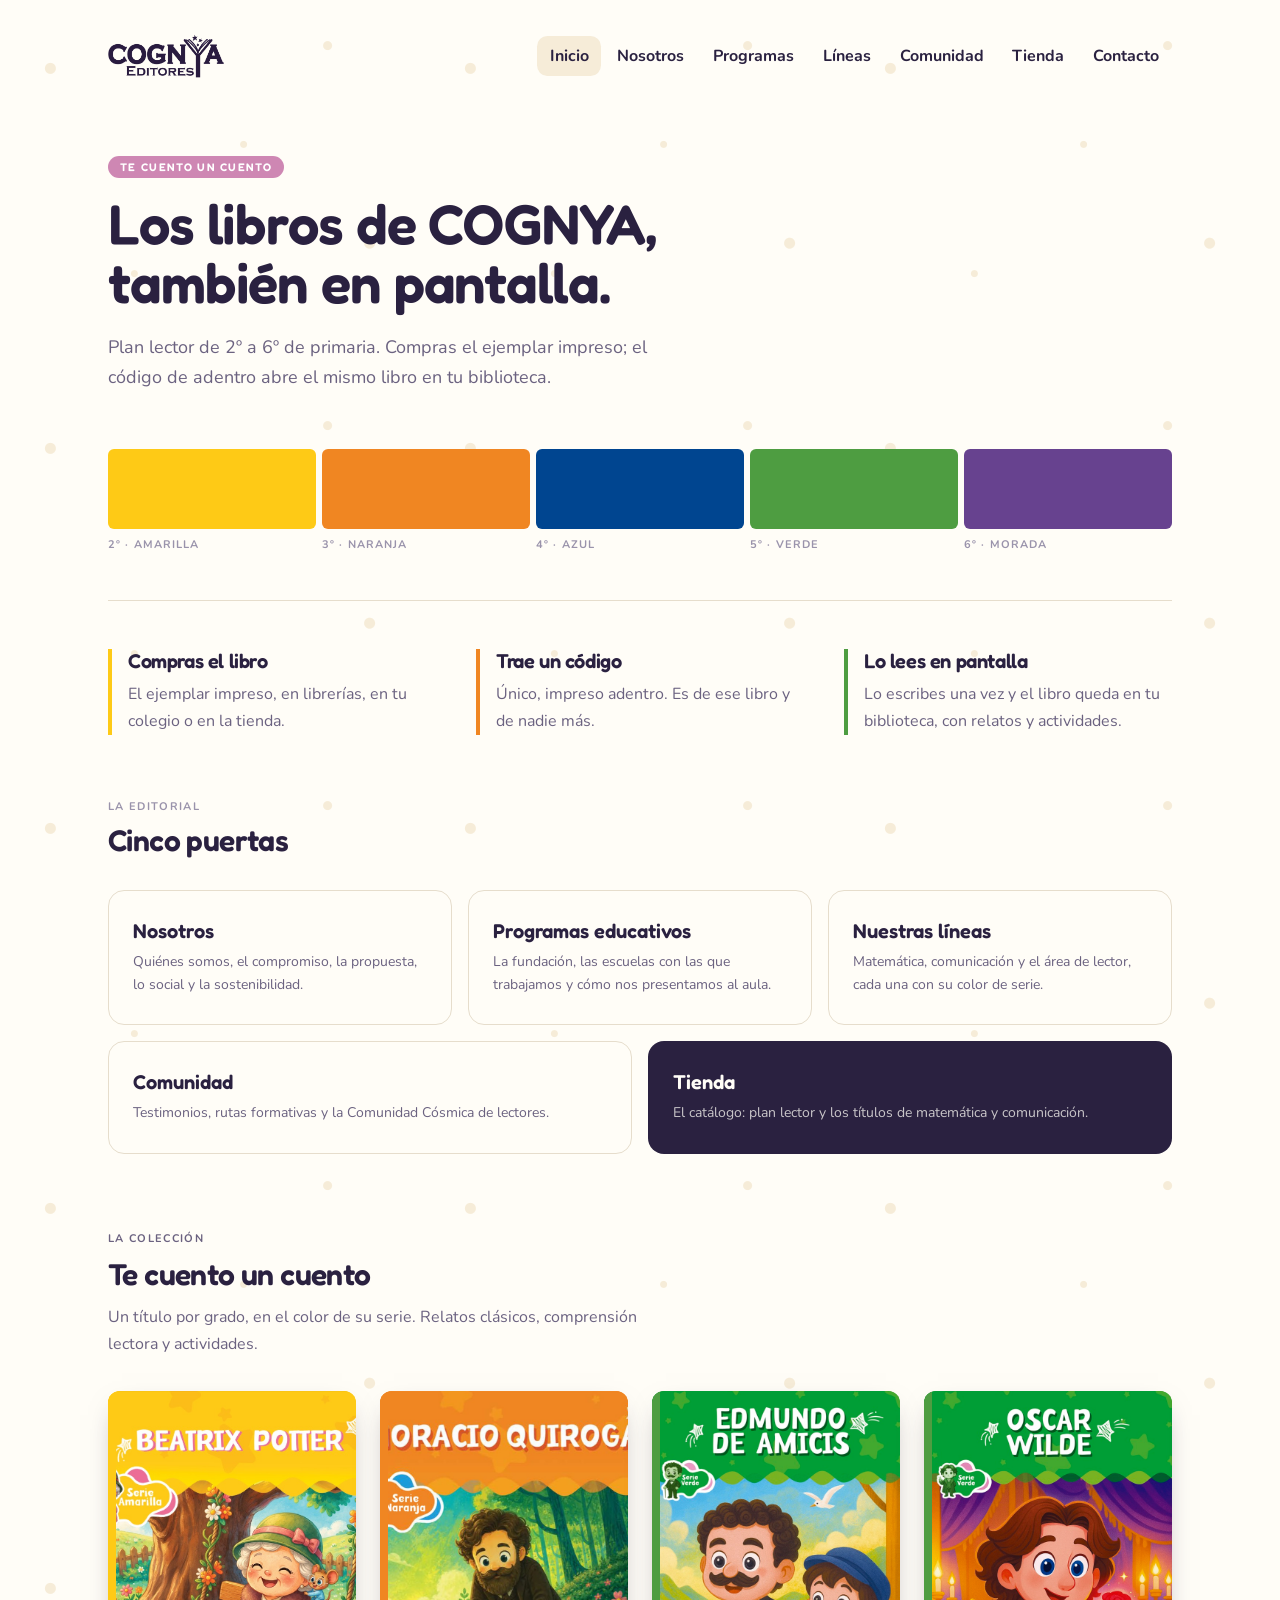
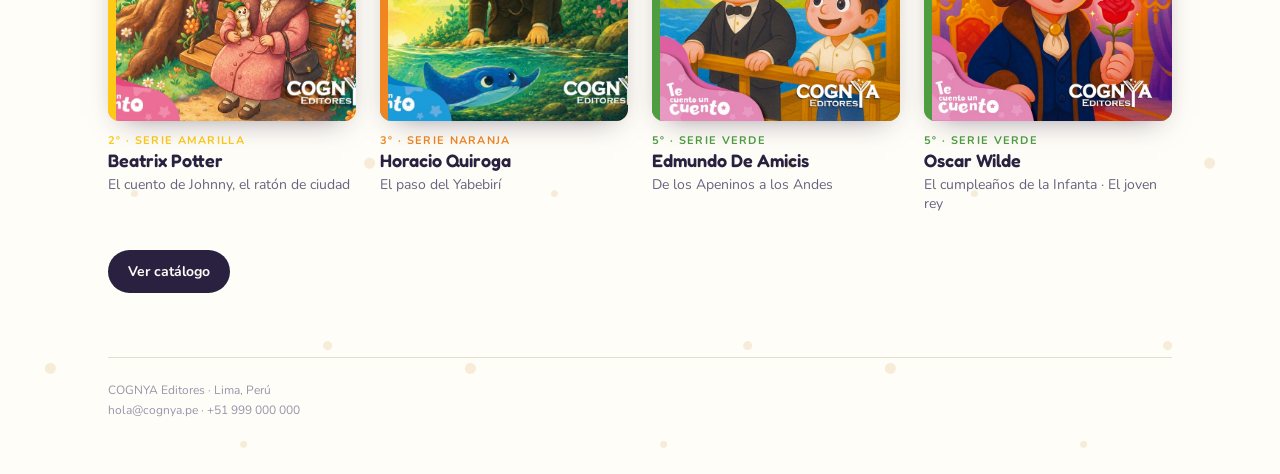
<file: index.html>
<!DOCTYPE html>
<html lang="es">
  <head>
    <meta charset="utf-8" />
    <meta name="viewport" content="width=device-width, initial-scale=1" />
    <title>COGNYA Editores</title>
    <meta
      name="description"
      content="Editorial peruana de plan lector, matemática y comunicación. Libros impresos que también se leen en pantalla."
    />
    <link rel="preconnect" href="https://fonts.googleapis.com" />
    <link rel="preconnect" href="https://fonts.gstatic.com" crossorigin />
    <link
      href="https://fonts.googleapis.com/css2?family=Fredoka:wght@400;500;600;700&family=Nunito:wght@400;600;700&display=swap"
      rel="stylesheet"
    />
    <link rel="stylesheet" href="./styles.css?v=header" />
  </head>
  <body>
    <main class="estrellas">
      <div class="wrap">
        <header class="top">
          <a class="marca" href="./">
            <img src="./marca/cognya.png" alt="COGNYA Editores" width="1755" height="655" />
          </a>
          <button class="nav-toggle" type="button" data-nav-toggle aria-expanded="false" aria-controls="menu">
            Menú
          </button>
        <nav>
          <ul class="nav-list" id="menu" data-nav>
            <li><a href="./" aria-current="page">Inicio</a></li>
            <li><a href="./nosotros.html">Nosotros</a></li>
            <li><a href="./programas.html">Programas</a></li>
            <li><a href="./lineas.html">Líneas</a></li>
            <li><a href="./comunidad.html">Comunidad</a></li>
            <li><a href="./tienda.html">Tienda</a></li>
            <li><a href="./contacto.html">Contacto</a></li>
          </ul>
        </nav>
        </header>

        <section class="hero">
          <span class="cinta">Te cuento un cuento</span>
          <h1>Los libros de COGNYA,<br />también en pantalla.</h1>
          <p class="lead">
            Plan lector de 2º a 6º de primaria. Compras el ejemplar impreso; el código
            de adentro abre el mismo libro en tu biblioteca.
          </p>
        </section>

        <div class="series" aria-label="Series de la colección">
          <div>
            <div class="banda" style="background: var(--amarilla)"></div>
            <p class="label">2º · Amarilla</p>
          </div>
          <div>
            <div class="banda" style="background: var(--naranja)"></div>
            <p class="label">3º · Naranja</p>
          </div>
          <div>
            <div class="banda" style="background: var(--azul)"></div>
            <p class="label">4º · Azul</p>
          </div>
          <div>
            <div class="banda" style="background: var(--verde)"></div>
            <p class="label">5º · Verde</p>
          </div>
          <div>
            <div class="banda" style="background: var(--morada)"></div>
            <p class="label">6º · Morada</p>
          </div>
        </div>

        <section class="pasos">
          <div class="paso" style="border-color: var(--amarilla)">
            <h2>Compras el libro</h2>
            <p>El ejemplar impreso, en librerías, en tu colegio o en la tienda.</p>
          </div>
          <div class="paso" style="border-color: var(--naranja)">
            <h2>Trae un código</h2>
            <p>Único, impreso adentro. Es de ese libro y de nadie más.</p>
          </div>
          <div class="paso" style="border-color: var(--verde)">
            <h2>Lo lees en pantalla</h2>
            <p>Lo escribes una vez y el libro queda en tu biblioteca, con relatos y actividades.</p>
          </div>
        </section>

        <section class="caminos">
          <p class="eyebrow">La editorial</p>
          <h2>Cinco puertas</h2>
          <ul class="tarjetas cinco">
            <li>
              <a class="tarjeta" href="./nosotros.html">
                <h3>Nosotros</h3>
                <p>Quiénes somos, el compromiso, la propuesta, lo social y la sostenibilidad.</p>
              </a>
            </li>
            <li>
              <a class="tarjeta" href="./programas.html">
                <h3>Programas educativos</h3>
                <p>La fundación, las escuelas con las que trabajamos y cómo nos presentamos al aula.</p>
              </a>
            </li>
            <li>
              <a class="tarjeta" href="./lineas.html">
                <h3>Nuestras líneas</h3>
                <p>Matemática, comunicación y el área de lector, cada una con su color de serie.</p>
              </a>
            </li>
            <li>
              <a class="tarjeta" href="./comunidad.html">
                <h3>Comunidad</h3>
                <p>Testimonios, rutas formativas y la Comunidad Cósmica de lectores.</p>
              </a>
            </li>
            <li>
              <a class="tarjeta principal" href="./tienda.html">
                <h3>Tienda</h3>
                <p>El catálogo: plan lector y los títulos de matemática y comunicación.</p>
              </a>
            </li>
          </ul>
        </section>

        <section class="bloque">
          <p class="eyebrow">La colección</p>
          <h2>Te cuento un cuento</h2>
          <p>Un título por grado, en el color de su serie. Relatos clásicos, comprensión lectora y actividades.</p>
          <ul class="libros">
            <li>
              <div class="portada" style="background: var(--amarilla)">
                <img src="./portadas/potter.jpg" alt="Portada de Beatrix Potter" />
                <span class="lomo" style="background: var(--amarilla)"></span>
              </div>
              <p class="meta" style="color: var(--amarilla)">2º · Serie Amarilla</p>
              <p class="titulo">Beatrix Potter</p>
              <p class="relato">El cuento de Johnny, el ratón de ciudad</p>
            </li>
            <li>
              <div class="portada" style="background: var(--naranja)">
                <img src="./portadas/quiroga.jpg" alt="Portada de Horacio Quiroga" />
                <span class="lomo" style="background: var(--naranja)"></span>
              </div>
              <p class="meta" style="color: var(--naranja)">3º · Serie Naranja</p>
              <p class="titulo">Horacio Quiroga</p>
              <p class="relato">El paso del Yabebirí</p>
            </li>
            <li>
              <div class="portada" style="background: var(--verde)">
                <img src="./portadas/de-amicis.jpg" alt="Portada de Edmundo De Amicis" />
                <span class="lomo" style="background: var(--verde)"></span>
              </div>
              <p class="meta" style="color: var(--verde)">5º · Serie Verde</p>
              <p class="titulo">Edmundo De Amicis</p>
              <p class="relato">De los Apeninos a los Andes</p>
            </li>
            <li>
              <div class="portada" style="background: var(--verde)">
                <img src="./portadas/wilde.jpg" alt="Portada de Oscar Wilde" />
                <span class="lomo" style="background: var(--verde)"></span>
              </div>
              <p class="meta" style="color: var(--verde)">5º · Serie Verde</p>
              <p class="titulo">Oscar Wilde</p>
              <p class="relato">El cumpleaños de la Infanta · El joven rey</p>
            </li>
          </ul>
          <p><a class="boton tinta" href="./tienda.html">Ver catálogo</a></p>
        </section>

        <footer>
          <p>COGNYA Editores · Lima, Perú</p>
          <p>hola@cognya.pe · +51 999 000 000</p>
        </footer>
      </div>
    </main>
    <script src="./site.js"></script>
  </body>
</html>
</file>
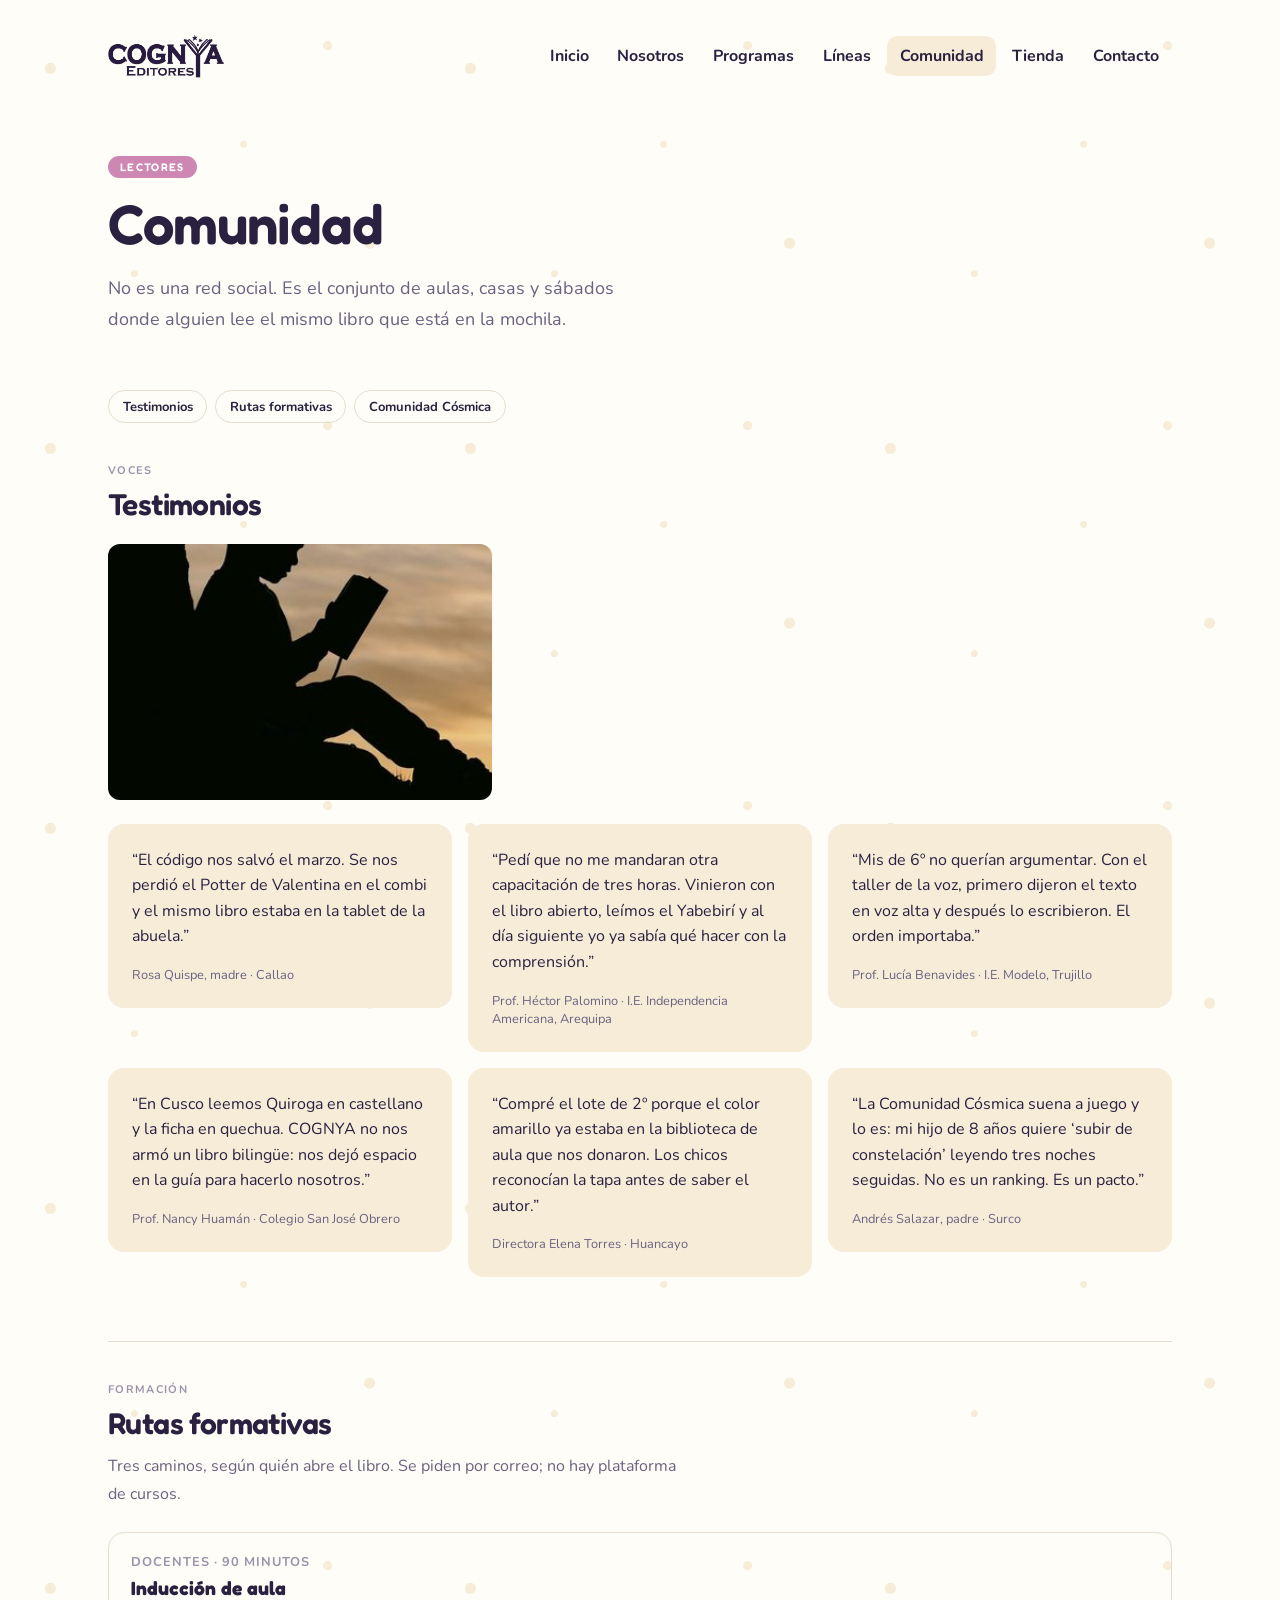
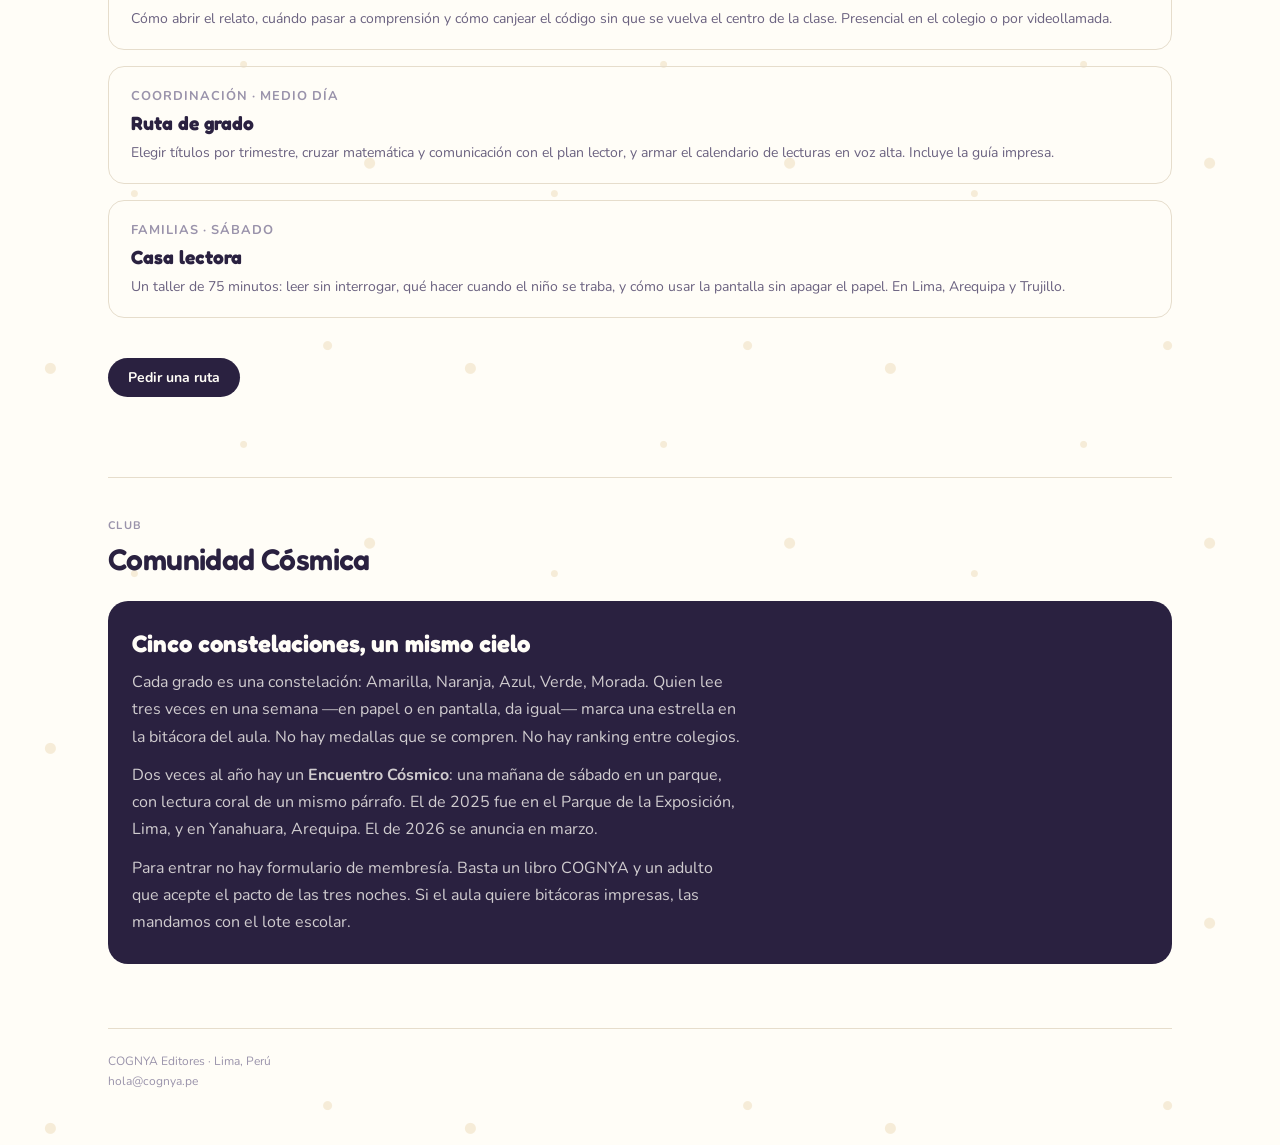
<file: comunidad.html>
<!DOCTYPE html>
<html lang="es">
  <head>
    <meta charset="utf-8" />
    <meta name="viewport" content="width=device-width, initial-scale=1" />
    <title>Comunidad · COGNYA Editores</title>
    <meta name="description" content="Testimonios, rutas formativas y la Comunidad Cósmica de lectores COGNYA." />
    <link rel="preconnect" href="https://fonts.googleapis.com" />
    <link rel="preconnect" href="https://fonts.gstatic.com" crossorigin />
    <link href="https://fonts.googleapis.com/css2?family=Fredoka:wght@400;500;600;700&family=Nunito:wght@400;600;700&display=swap" rel="stylesheet" />
    <link rel="stylesheet" href="./styles.css?v=header" />
  </head>
  <body>
    <main class="estrellas">
      <div class="wrap">
        <header class="top">
          <a class="marca" href="./">
            <img src="./marca/cognya.png" alt="COGNYA Editores" width="1755" height="655" />
          </a>
          <button class="nav-toggle" type="button" data-nav-toggle aria-expanded="false" aria-controls="menu">Menú</button>
        <nav>
          <ul class="nav-list" id="menu" data-nav>
            <li><a href="./">Inicio</a></li>
            <li><a href="./nosotros.html">Nosotros</a></li>
            <li><a href="./programas.html">Programas</a></li>
            <li><a href="./lineas.html">Líneas</a></li>
            <li><a href="./comunidad.html" aria-current="page">Comunidad</a></li>
            <li><a href="./tienda.html">Tienda</a></li>
            <li><a href="./contacto.html">Contacto</a></li>
          </ul>
        </nav>
        </header>

        <section class="hero">
          <span class="cinta">Lectores</span>
          <h1>Comunidad</h1>
          <p class="lead">
            No es una red social. Es el conjunto de aulas, casas y sábados
            donde alguien lee el mismo libro que está en la mochila.
          </p>
        </section>

        <nav class="subnav" aria-label="Dentro de Comunidad">
          <a href="#testimonios">Testimonios</a>
          <a href="#rutas">Rutas formativas</a>
          <a href="#cosmica">Comunidad Cósmica</a>
        </nav>

        <article class="ancla" id="testimonios">
          <p class="eyebrow">Voces</p>
          <h2>Testimonios</h2>
          <figure class="figura">
            <img
              src="./imagenes/lectura.jpg"
              alt="Silueta de un niño leyendo al atardecer, recostado contra un árbol."
              width="480"
              height="320"
            />
          </figure>
          <ul class="citas">
            <li>
              <blockquote class="cita">
                <p>“El código nos salvó el marzo. Se nos perdió el Potter de Valentina en el combi y el mismo libro estaba en la tablet de la abuela.”</p>
                <footer>Rosa Quispe, madre · Callao</footer>
              </blockquote>
            </li>
            <li>
              <blockquote class="cita">
                <p>“Pedí que no me mandaran otra capacitación de tres horas. Vinieron con el libro abierto, leímos el Yabebirí y al día siguiente yo ya sabía qué hacer con la comprensión.”</p>
                <footer>Prof. Héctor Palomino · I.E. Independencia Americana, Arequipa</footer>
              </blockquote>
            </li>
            <li>
              <blockquote class="cita">
                <p>“Mis de 6º no querían argumentar. Con el taller de la voz, primero dijeron el texto en voz alta y después lo escribieron. El orden importaba.”</p>
                <footer>Prof. Lucía Benavides · I.E. Modelo, Trujillo</footer>
              </blockquote>
            </li>
            <li>
              <blockquote class="cita">
                <p>“En Cusco leemos Quiroga en castellano y la ficha en quechua. COGNYA no nos armó un libro bilingüe: nos dejó espacio en la guía para hacerlo nosotros.”</p>
                <footer>Prof. Nancy Huamán · Colegio San José Obrero</footer>
              </blockquote>
            </li>
            <li>
              <blockquote class="cita">
                <p>“Compré el lote de 2º porque el color amarillo ya estaba en la biblioteca de aula que nos donaron. Los chicos reconocían la tapa antes de saber el autor.”</p>
                <footer>Directora Elena Torres · Huancayo</footer>
              </blockquote>
            </li>
            <li>
              <blockquote class="cita">
                <p>“La Comunidad Cósmica suena a juego y lo es: mi hijo de 8 años quiere ‘subir de constelación’ leyendo tres noches seguidas. No es un ranking. Es un pacto.”</p>
                <footer>Andrés Salazar, padre · Surco</footer>
              </blockquote>
            </li>
          </ul>
        </article>

        <article class="ancla seccion" id="rutas">
          <p class="eyebrow">Formación</p>
          <h2>Rutas formativas</h2>
          <p class="lead-corto">Tres caminos, según quién abre el libro. Se piden por correo; no hay plataforma de cursos.</p>
          <div class="rutas">
            <div class="ruta">
              <span>Docentes · 90 minutos</span>
              <strong>Inducción de aula</strong>
              <p class="relato">Cómo abrir el relato, cuándo pasar a comprensión y cómo canjear el código sin que se vuelva el centro de la clase. Presencial en el colegio o por videollamada.</p>
            </div>
            <div class="ruta">
              <span>Coordinación · medio día</span>
              <strong>Ruta de grado</strong>
              <p class="relato">Elegir títulos por trimestre, cruzar matemática y comunicación con el plan lector, y armar el calendario de lecturas en voz alta. Incluye la guía impresa.</p>
            </div>
            <div class="ruta">
              <span>Familias · sábado</span>
              <strong>Casa lectora</strong>
              <p class="relato">Un taller de 75 minutos: leer sin interrogar, qué hacer cuando el niño se traba, y cómo usar la pantalla sin apagar el papel. En Lima, Arequipa y Trujillo.</p>
            </div>
          </div>
          <p><a class="boton tinta" href="mailto:hola@cognya.pe?subject=Ruta%20formativa">Pedir una ruta</a></p>
        </article>

        <article class="ancla seccion" id="cosmica">
          <p class="eyebrow">Club</p>
          <h2>Comunidad Cósmica</h2>
          <div class="cosmica">
            <h3>Cinco constelaciones, un mismo cielo</h3>
            <p>
              Cada grado es una constelación: Amarilla, Naranja, Azul, Verde,
              Morada. Quien lee tres veces en una semana —en papel o en
              pantalla, da igual— marca una estrella en la bitácora del aula.
              No hay medallas que se compren. No hay ranking entre colegios.
            </p>
            <p>
              Dos veces al año hay un <strong>Encuentro Cósmico</strong>: una
              mañana de sábado en un parque, con lectura coral de un mismo
              párrafo. El de 2025 fue en el Parque de la Exposición, Lima, y
              en Yanahuara, Arequipa. El de 2026 se anuncia en marzo.
            </p>
            <p>
              Para entrar no hay formulario de membresía. Basta un libro COGNYA
              y un adulto que acepte el pacto de las tres noches. Si el aula
              quiere bitácoras impresas, las mandamos con el lote escolar.
            </p>
          </div>
        </article>

        <footer>
          <p>COGNYA Editores · Lima, Perú</p>
          <p>hola@cognya.pe</p>
        </footer>
      </div>
    </main>
    <script src="./site.js"></script>
  </body>
</html>
</file>
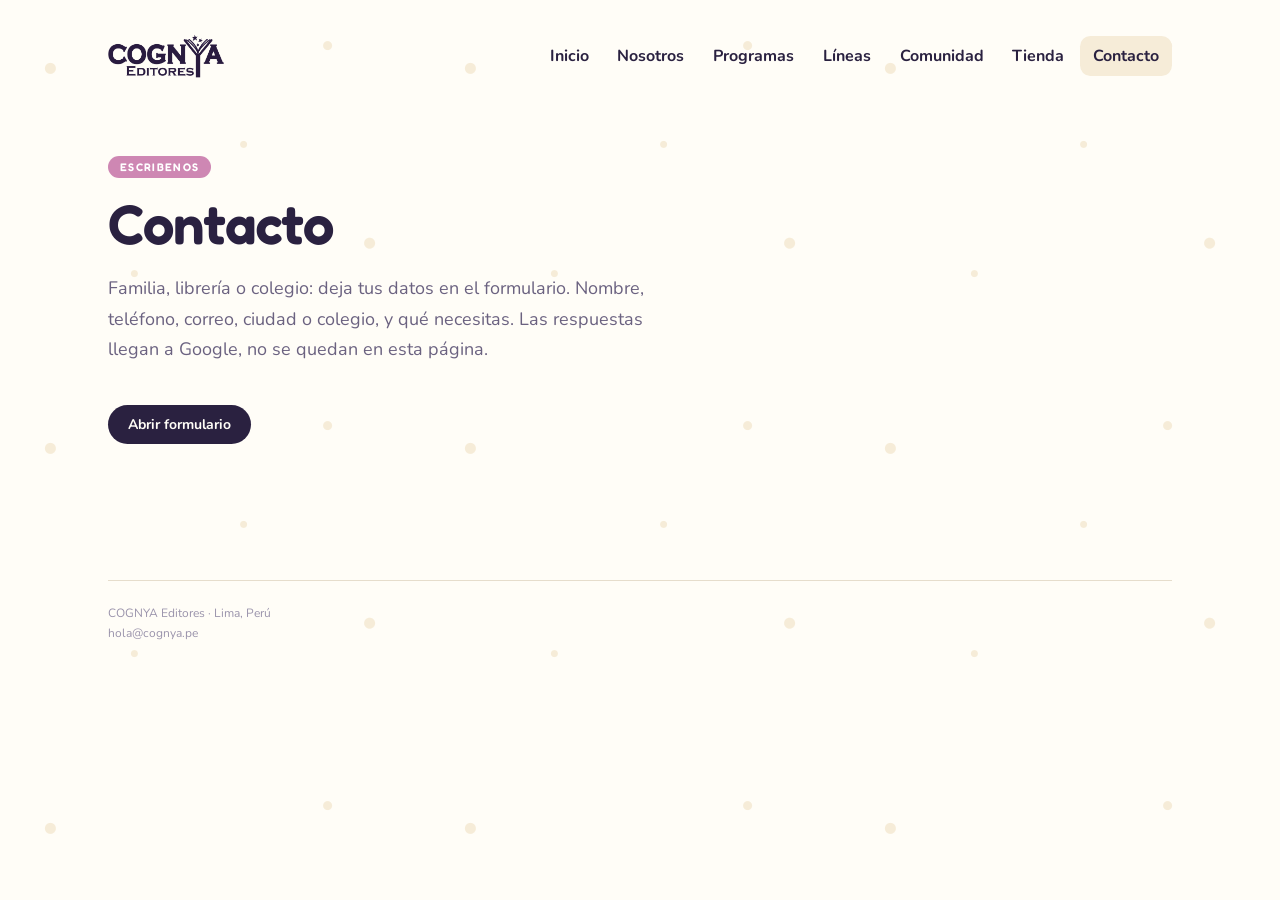
<file: contacto.html>
<!DOCTYPE html>
<html lang="es">
  <head>
    <meta charset="utf-8" />
    <meta name="viewport" content="width=device-width, initial-scale=1" />
    <title>Contacto · COGNYA Editores</title>
    <meta name="description" content="Deja tus datos en el formulario de COGNYA. Nombre, teléfono, correo y mensaje." />
    <link rel="preconnect" href="https://fonts.googleapis.com" />
    <link rel="preconnect" href="https://fonts.gstatic.com" crossorigin />
    <link href="https://fonts.googleapis.com/css2?family=Fredoka:wght@400;500;600;700&family=Nunito:wght@400;600;700&display=swap" rel="stylesheet" />
    <link rel="stylesheet" href="./styles.css?v=header" />
  </head>
  <body>
    <main class="estrellas">
      <div class="wrap">
        <header class="top">
          <a class="marca" href="./">
            <img src="./marca/cognya.png" alt="COGNYA Editores" width="1755" height="655" />
          </a>
          <button class="nav-toggle" type="button" data-nav-toggle aria-expanded="false" aria-controls="menu">Menú</button>
        <nav>
          <ul class="nav-list" id="menu" data-nav>
            <li><a href="./">Inicio</a></li>
            <li><a href="./nosotros.html">Nosotros</a></li>
            <li><a href="./programas.html">Programas</a></li>
            <li><a href="./lineas.html">Líneas</a></li>
            <li><a href="./comunidad.html">Comunidad</a></li>
            <li><a href="./tienda.html">Tienda</a></li>
            <li><a href="./contacto.html" aria-current="page">Contacto</a></li>
          </ul>
        </nav>
        </header>

        <section class="hero">
          <span class="cinta">Escribenos</span>
          <h1>Contacto</h1>
          <p class="lead">
            Familia, librería o colegio: deja tus datos en el formulario.
            Nombre, teléfono, correo, ciudad o colegio, y qué necesitas.
            Las respuestas llegan a Google, no se quedan en esta página.
          </p>
          <p>
            <a
              class="boton tinta"
              href="https://docs.google.com/forms/d/e/1FAIpQLSd0lUrZ1jxTjXLucgAJZUniNGijeQt34d3cglrH8-HHrkZL1g/viewform"
              target="_blank"
              rel="noopener noreferrer"
            >Abrir formulario</a>
          </p>
        </section>

        <footer>
          <p>COGNYA Editores · Lima, Perú</p>
          <p>hola@cognya.pe</p>
        </footer>
      </div>
    </main>
    <script src="./site.js"></script>
  </body>
</html>
</file>
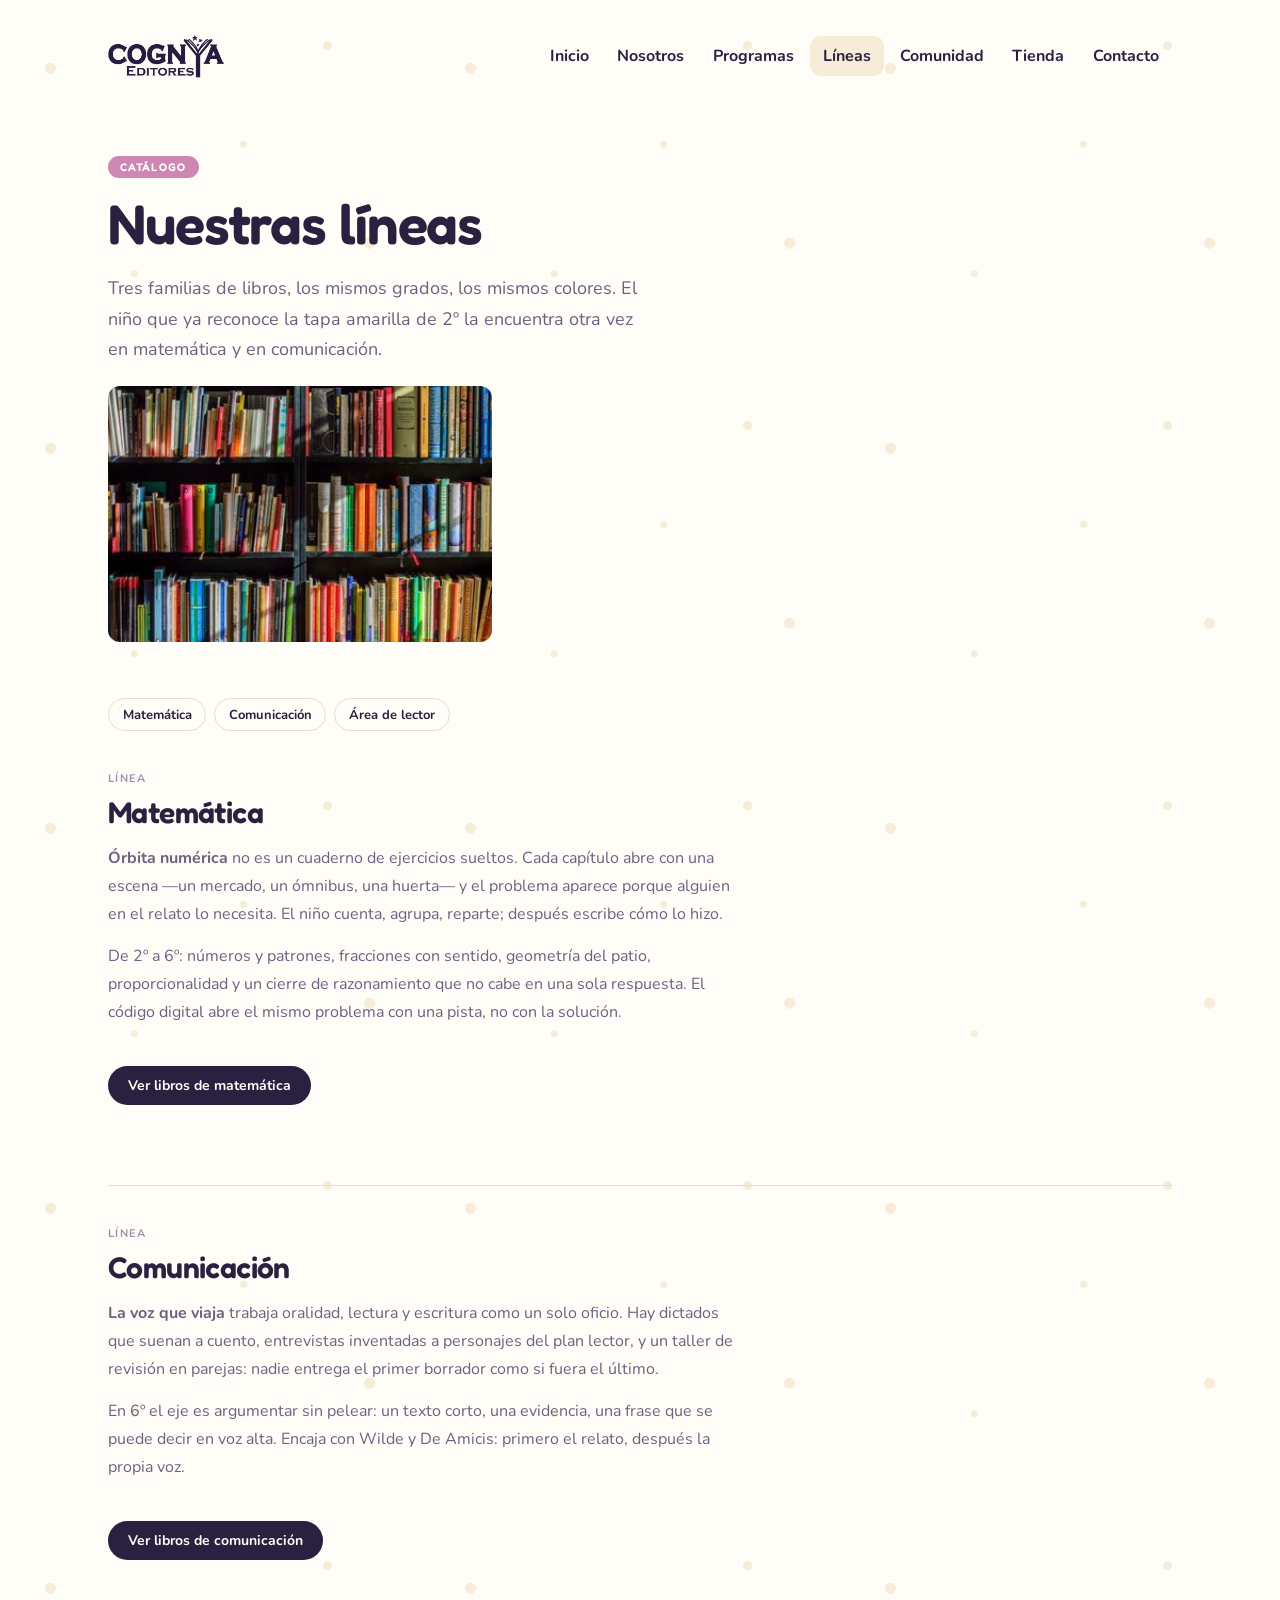
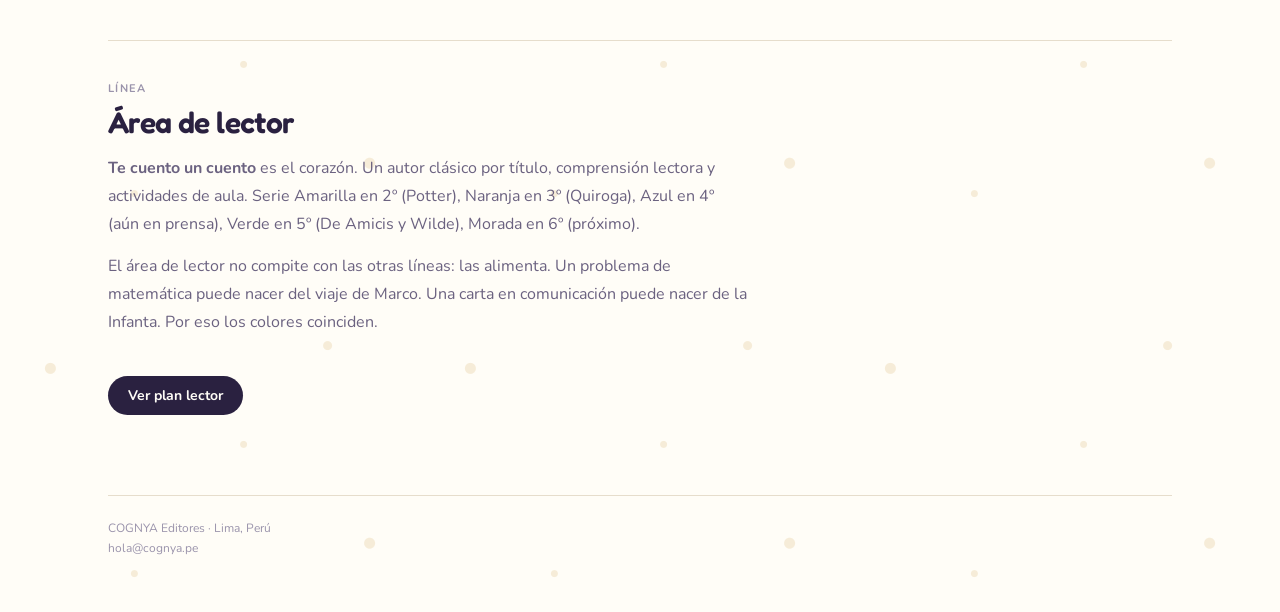
<file: lineas.html>
<!DOCTYPE html>
<html lang="es">
  <head>
    <meta charset="utf-8" />
    <meta name="viewport" content="width=device-width, initial-scale=1" />
    <title>Nuestras líneas · COGNYA Editores</title>
    <meta name="description" content="Tres líneas editoriales: matemática, comunicación y el área de lector Te cuento un cuento." />
    <link rel="preconnect" href="https://fonts.googleapis.com" />
    <link rel="preconnect" href="https://fonts.gstatic.com" crossorigin />
    <link href="https://fonts.googleapis.com/css2?family=Fredoka:wght@400;500;600;700&family=Nunito:wght@400;600;700&display=swap" rel="stylesheet" />
    <link rel="stylesheet" href="./styles.css?v=header" />
  </head>
  <body>
    <main class="estrellas">
      <div class="wrap">
        <header class="top">
          <a class="marca" href="./">
            <img src="./marca/cognya.png" alt="COGNYA Editores" width="1755" height="655" />
          </a>
          <button class="nav-toggle" type="button" data-nav-toggle aria-expanded="false" aria-controls="menu">Menú</button>
        <nav>
          <ul class="nav-list" id="menu" data-nav>
            <li><a href="./">Inicio</a></li>
            <li><a href="./nosotros.html">Nosotros</a></li>
            <li><a href="./programas.html">Programas</a></li>
            <li><a href="./lineas.html" aria-current="page">Líneas</a></li>
            <li><a href="./comunidad.html">Comunidad</a></li>
            <li><a href="./tienda.html">Tienda</a></li>
            <li><a href="./contacto.html">Contacto</a></li>
          </ul>
        </nav>
        </header>

        <section class="hero">
          <span class="cinta">Catálogo</span>
          <h1>Nuestras líneas</h1>
          <p class="lead">
            Tres familias de libros, los mismos grados, los mismos colores.
            El niño que ya reconoce la tapa amarilla de 2º la encuentra otra
            vez en matemática y en comunicación.
          </p>
          <figure class="figura">
            <img
              src="./imagenes/lineas.jpg"
              alt="Estantería con lomos de muchos libros, de varios colores y tamaños."
              width="480"
              height="320"
            />
          </figure>
        </section>

        <nav class="subnav" aria-label="Líneas">
          <a href="#matematica">Matemática</a>
          <a href="#comunicacion">Comunicación</a>
          <a href="#lector">Área de lector</a>
        </nav>

        <article class="ancla" id="matematica">
          <p class="eyebrow">Línea</p>
          <h2>Matemática</h2>
          <div class="prosa">
            <p>
              <strong>Órbita numérica</strong> no es un cuaderno de ejercicios
              sueltos. Cada capítulo abre con una escena —un mercado, un
              ómnibus, una huerta— y el problema aparece porque alguien en el
              relato lo necesita. El niño cuenta, agrupa, reparte; después
              escribe cómo lo hizo.
            </p>
            <p>
              De 2º a 6º: números y patrones, fracciones con sentido, geometría
              del patio, proporcionalidad y un cierre de razonamiento que no
              cabe en una sola respuesta. El código digital abre el mismo
              problema con una pista, no con la solución.
            </p>
          </div>
          <p><a class="boton tinta" href="./tienda.html?linea=matematica">Ver libros de matemática</a></p>
        </article>

        <article class="ancla seccion" id="comunicacion">
          <p class="eyebrow">Línea</p>
          <h2>Comunicación</h2>
          <div class="prosa">
            <p>
              <strong>La voz que viaja</strong> trabaja oralidad, lectura y
              escritura como un solo oficio. Hay dictados que suenan a cuento,
              entrevistas inventadas a personajes del plan lector, y un taller
              de revisión en parejas: nadie entrega el primer borrador como si
              fuera el último.
            </p>
            <p>
              En 6º el eje es argumentar sin pelear: un texto corto, una
              evidencia, una frase que se puede decir en voz alta. Encaja con
              Wilde y De Amicis: primero el relato, después la propia voz.
            </p>
          </div>
          <p><a class="boton tinta" href="./tienda.html?linea=comunicacion">Ver libros de comunicación</a></p>
        </article>

        <article class="ancla seccion" id="lector">
          <p class="eyebrow">Línea</p>
          <h2>Área de lector</h2>
          <div class="prosa">
            <p>
              <strong>Te cuento un cuento</strong> es el corazón. Un autor clásico
              por título, comprensión lectora y actividades de aula. Serie
              Amarilla en 2º (Potter), Naranja en 3º (Quiroga), Azul en 4º
              (aún en prensa), Verde en 5º (De Amicis y Wilde), Morada en 6º
              (próximo).
            </p>
            <p>
              El área de lector no compite con las otras líneas: las alimenta.
              Un problema de matemática puede nacer del viaje de Marco. Una
              carta en comunicación puede nacer de la Infanta. Por eso los
              colores coinciden.
            </p>
          </div>
          <p><a class="boton tinta" href="./tienda.html?linea=lector">Ver plan lector</a></p>
        </article>

        <footer>
          <p>COGNYA Editores · Lima, Perú</p>
          <p>hola@cognya.pe</p>
        </footer>
      </div>
    </main>
    <script src="./site.js"></script>
  </body>
</html>
</file>
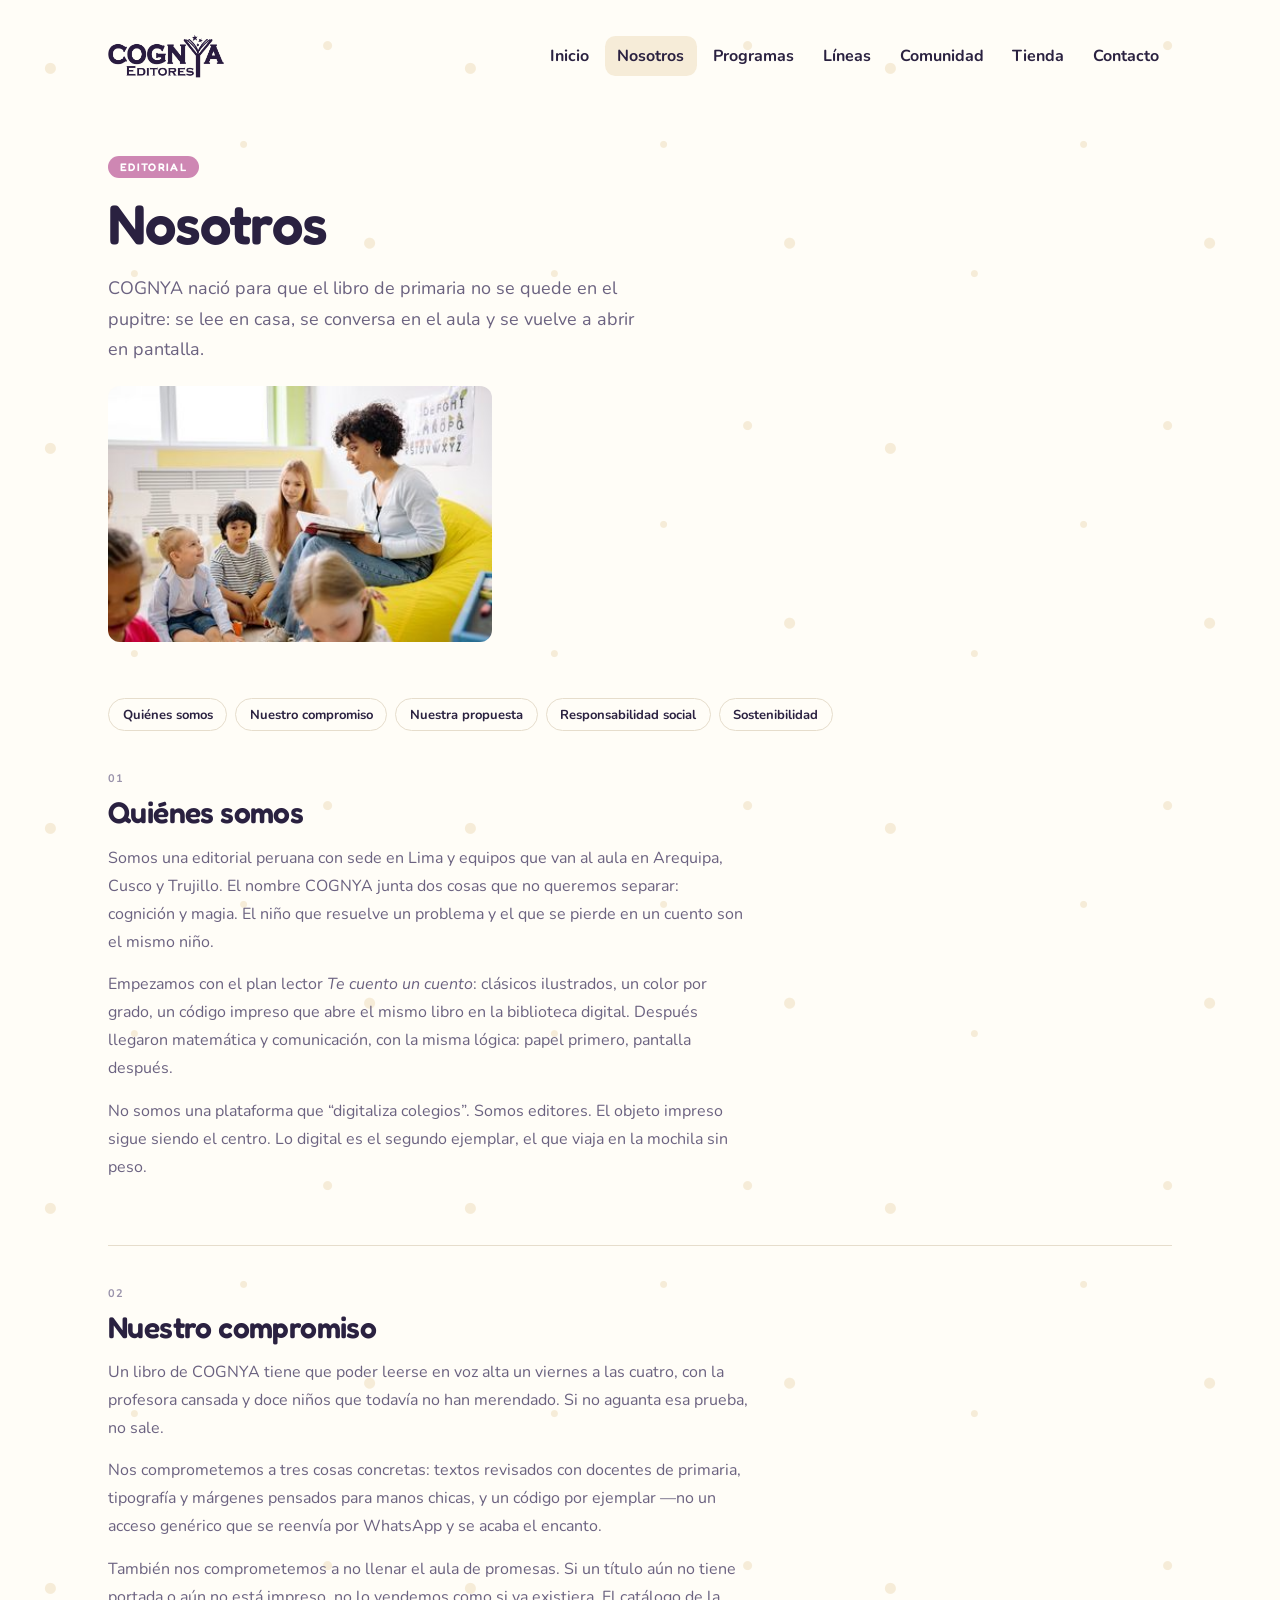
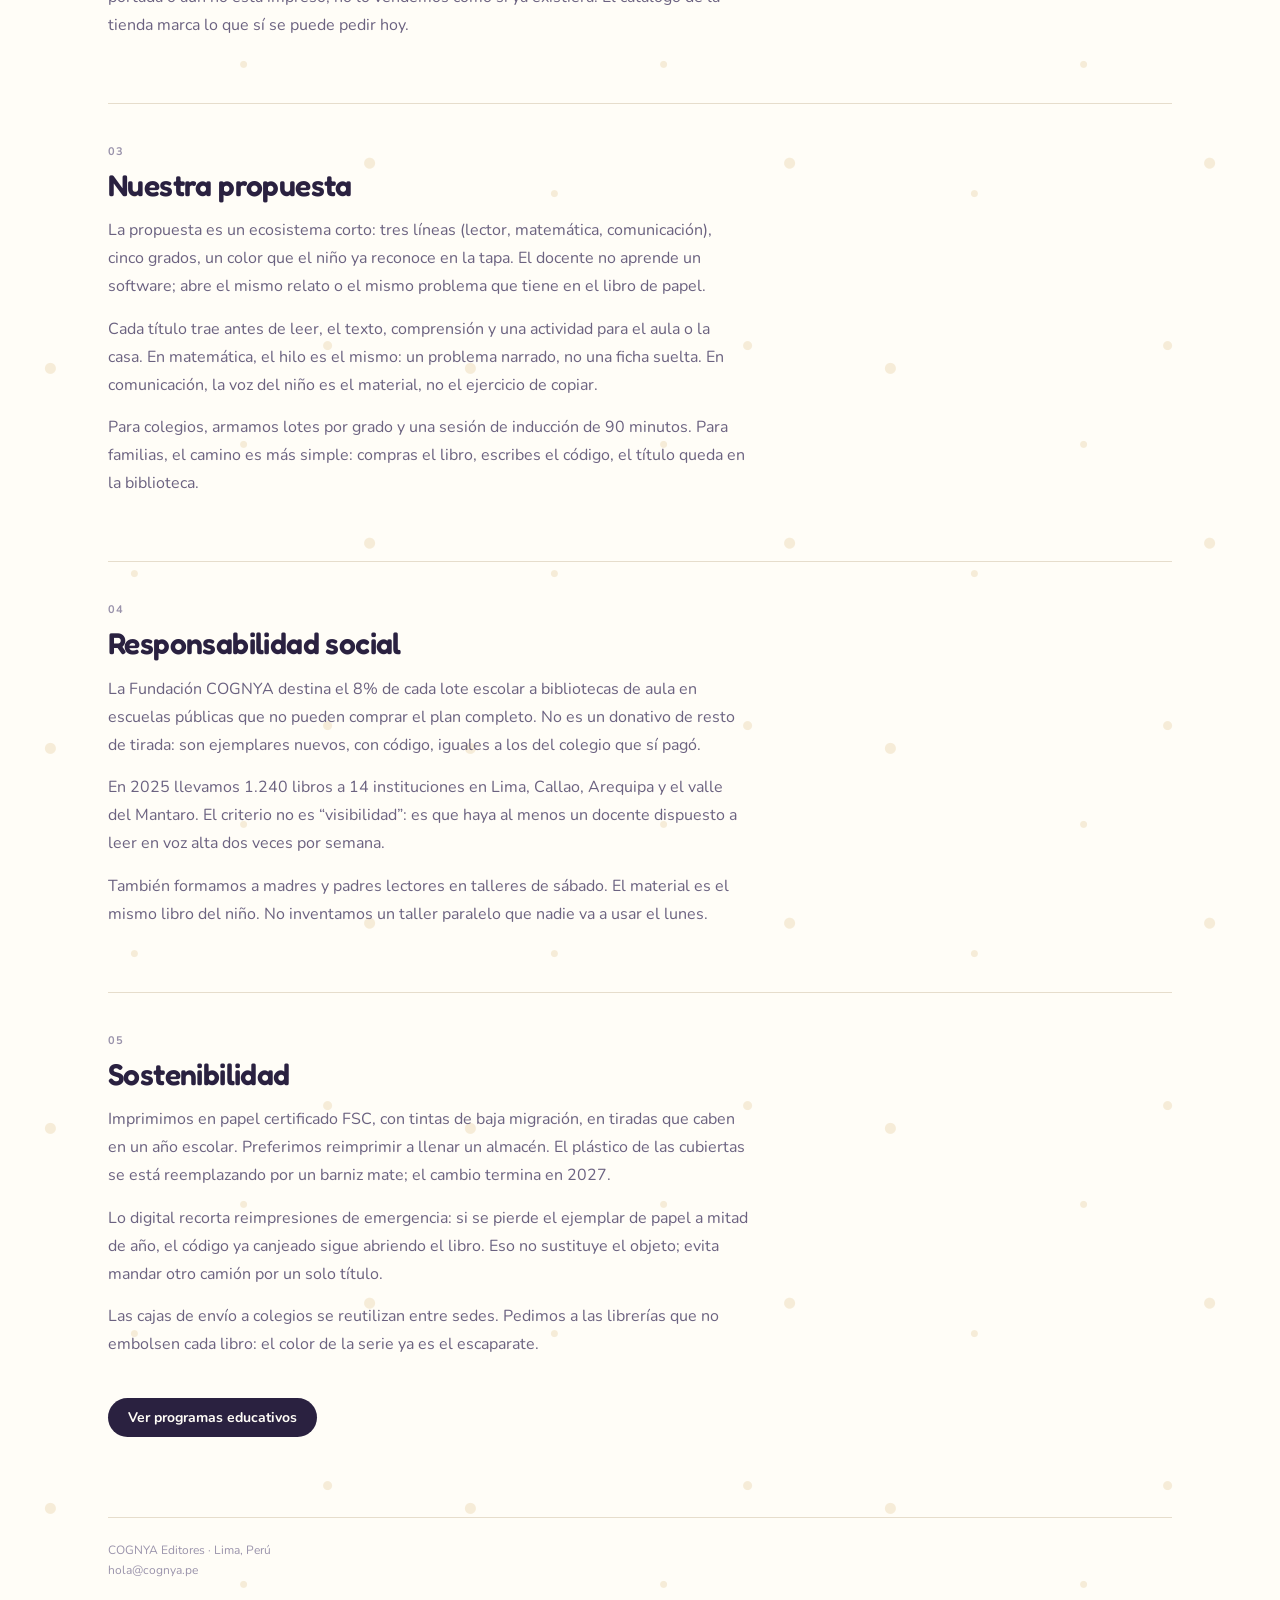
<file: nosotros.html>
<!DOCTYPE html>
<html lang="es">
  <head>
    <meta charset="utf-8" />
    <meta name="viewport" content="width=device-width, initial-scale=1" />
    <title>Nosotros · COGNYA Editores</title>
    <meta name="description" content="Quiénes somos, nuestro compromiso, la propuesta editorial, responsabilidad social y sostenibilidad." />
    <link rel="preconnect" href="https://fonts.googleapis.com" />
    <link rel="preconnect" href="https://fonts.gstatic.com" crossorigin />
    <link href="https://fonts.googleapis.com/css2?family=Fredoka:wght@400;500;600;700&family=Nunito:wght@400;600;700&display=swap" rel="stylesheet" />
    <link rel="stylesheet" href="./styles.css?v=header" />
  </head>
  <body>
    <main class="estrellas">
      <div class="wrap">
        <header class="top">
          <a class="marca" href="./">
            <img src="./marca/cognya.png" alt="COGNYA Editores" width="1755" height="655" />
          </a>
          <button class="nav-toggle" type="button" data-nav-toggle aria-expanded="false" aria-controls="menu">Menú</button>
        <nav>
          <ul class="nav-list" id="menu" data-nav>
            <li><a href="./">Inicio</a></li>
            <li><a href="./nosotros.html" aria-current="page">Nosotros</a></li>
            <li><a href="./programas.html">Programas</a></li>
            <li><a href="./lineas.html">Líneas</a></li>
            <li><a href="./comunidad.html">Comunidad</a></li>
            <li><a href="./tienda.html">Tienda</a></li>
            <li><a href="./contacto.html">Contacto</a></li>
          </ul>
        </nav>
        </header>

        <section class="hero">
          <span class="cinta">Editorial</span>
          <h1>Nosotros</h1>
          <p class="lead">
            COGNYA nació para que el libro de primaria no se quede en el pupitre:
            se lee en casa, se conversa en el aula y se vuelve a abrir en pantalla.
          </p>
          <figure class="figura">
            <img
              src="./imagenes/nosotros.jpg"
              alt="Una maestra lee en voz alta a un grupo de niños sentados en el piso."
              width="480"
              height="320"
            />
          </figure>
        </section>

        <nav class="subnav" aria-label="Dentro de Nosotros">
          <a href="#quienes-somos">Quiénes somos</a>
          <a href="#compromiso">Nuestro compromiso</a>
          <a href="#propuesta">Nuestra propuesta</a>
          <a href="#responsabilidad">Responsabilidad social</a>
          <a href="#sostenibilidad">Sostenibilidad</a>
        </nav>

        <article class="ancla" id="quienes-somos">
          <p class="eyebrow">01</p>
          <h2>Quiénes somos</h2>
          <div class="prosa">
            <p>
              Somos una editorial peruana con sede en Lima y equipos que van al aula
              en Arequipa, Cusco y Trujillo. El nombre COGNYA junta dos cosas que no
              queremos separar: cognición y magia. El niño que resuelve un problema
              y el que se pierde en un cuento son el mismo niño.
            </p>
            <p>
              Empezamos con el plan lector <em>Te cuento un cuento</em>: clásicos
              ilustrados, un color por grado, un código impreso que abre el mismo
              libro en la biblioteca digital. Después llegaron matemática y
              comunicación, con la misma lógica: papel primero, pantalla después.
            </p>
            <p>
              No somos una plataforma que “digitaliza colegios”. Somos editores.
              El objeto impreso sigue siendo el centro. Lo digital es el segundo
              ejemplar, el que viaja en la mochila sin peso.
            </p>
          </div>
        </article>

        <article class="ancla seccion" id="compromiso">
          <p class="eyebrow">02</p>
          <h2>Nuestro compromiso</h2>
          <div class="prosa">
            <p>
              Un libro de COGNYA tiene que poder leerse en voz alta un viernes a
              las cuatro, con la profesora cansada y doce niños que todavía no
              han merendado. Si no aguanta esa prueba, no sale.
            </p>
            <p>
              Nos comprometemos a tres cosas concretas: textos revisados con
              docentes de primaria, tipografía y márgenes pensados para manos
              chicas, y un código por ejemplar —no un acceso genérico que se
              reenvía por WhatsApp y se acaba el encanto.
            </p>
            <p>
              También nos comprometemos a no llenar el aula de promesas. Si un
              título aún no tiene portada o aún no está impreso, no lo vendemos
              como si ya existiera. El catálogo de la tienda marca lo que sí se
              puede pedir hoy.
            </p>
          </div>
        </article>

        <article class="ancla seccion" id="propuesta">
          <p class="eyebrow">03</p>
          <h2>Nuestra propuesta</h2>
          <div class="prosa">
            <p>
              La propuesta es un ecosistema corto: tres líneas (lector,
              matemática, comunicación), cinco grados, un color que el niño ya
              reconoce en la tapa. El docente no aprende un software; abre el
              mismo relato o el mismo problema que tiene en el libro de papel.
            </p>
            <p>
              Cada título trae antes de leer, el texto, comprensión y una
              actividad para el aula o la casa. En matemática, el hilo es el
              mismo: un problema narrado, no una ficha suelta. En comunicación,
              la voz del niño es el material, no el ejercicio de copiar.
            </p>
            <p>
              Para colegios, armamos lotes por grado y una sesión de inducción
              de 90 minutos. Para familias, el camino es más simple: compras el
              libro, escribes el código, el título queda en la biblioteca.
            </p>
          </div>
        </article>

        <article class="ancla seccion" id="responsabilidad">
          <p class="eyebrow">04</p>
          <h2>Responsabilidad social</h2>
          <div class="prosa">
            <p>
              La Fundación COGNYA destina el 8% de cada lote escolar a bibliotecas
              de aula en escuelas públicas que no pueden comprar el plan completo.
              No es un donativo de resto de tirada: son ejemplares nuevos, con
              código, iguales a los del colegio que sí pagó.
            </p>
            <p>
              En 2025 llevamos 1.240 libros a 14 instituciones en Lima, Callao,
              Arequipa y el valle del Mantaro. El criterio no es “visibilidad”:
              es que haya al menos un docente dispuesto a leer en voz alta dos
              veces por semana.
            </p>
            <p>
              También formamos a madres y padres lectores en talleres de sábado.
              El material es el mismo libro del niño. No inventamos un taller
              paralelo que nadie va a usar el lunes.
            </p>
          </div>
        </article>

        <article class="ancla seccion" id="sostenibilidad">
          <p class="eyebrow">05</p>
          <h2>Sostenibilidad</h2>
          <div class="prosa">
            <p>
              Imprimimos en papel certificado FSC, con tintas de baja migración,
              en tiradas que caben en un año escolar. Preferimos reimprimir a
              llenar un almacén. El plástico de las cubiertas se está reemplazando
              por un barniz mate; el cambio termina en 2027.
            </p>
            <p>
              Lo digital recorta reimpresiones de emergencia: si se pierde el
              ejemplar de papel a mitad de año, el código ya canjeado sigue
              abriendo el libro. Eso no sustituye el objeto; evita mandar otro
              camión por un solo título.
            </p>
            <p>
              Las cajas de envío a colegios se reutilizan entre sedes. Pedimos a
              las librerías que no embolsen cada libro: el color de la serie ya
              es el escaparate.
            </p>
          </div>
        </article>

        <p><a class="boton tinta" href="./programas.html">Ver programas educativos</a></p>

        <footer>
          <p>COGNYA Editores · Lima, Perú</p>
          <p>hola@cognya.pe</p>
        </footer>
      </div>
    </main>
    <script src="./site.js"></script>
  </body>
</html>
</file>
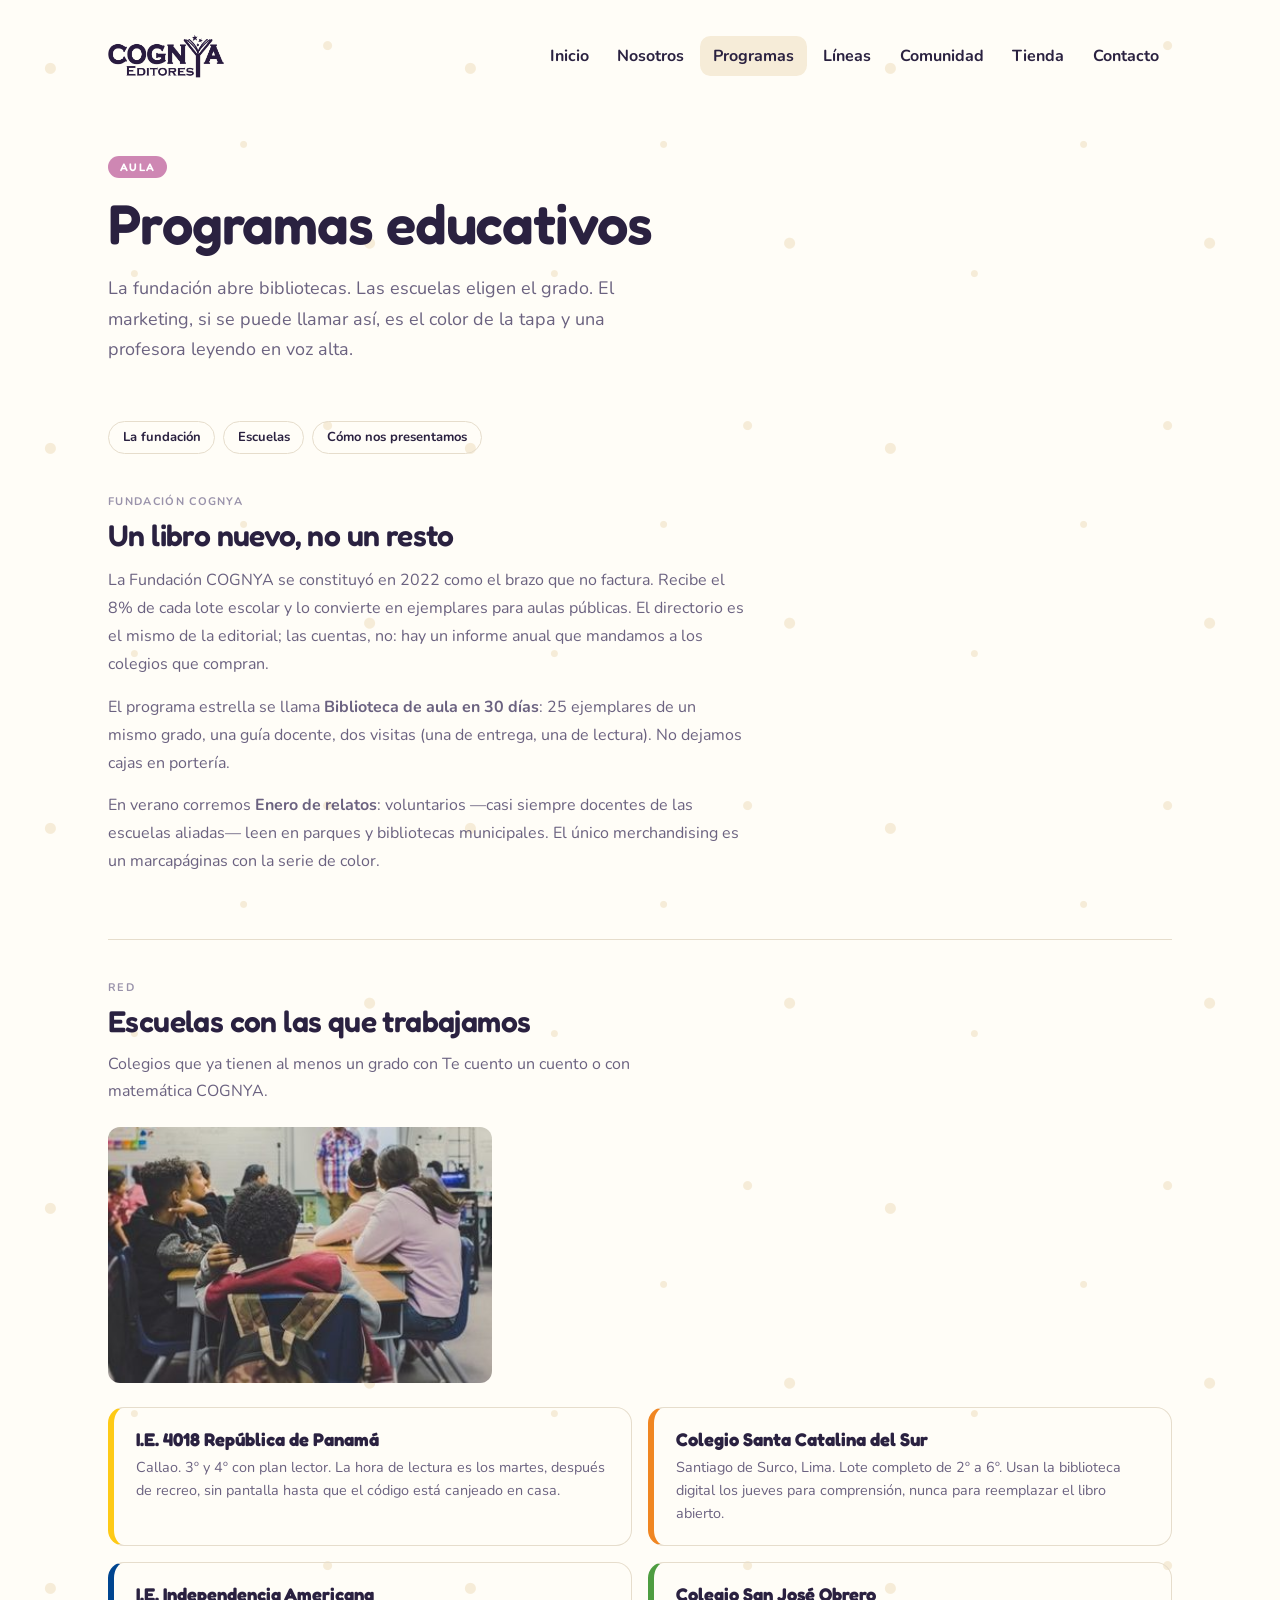
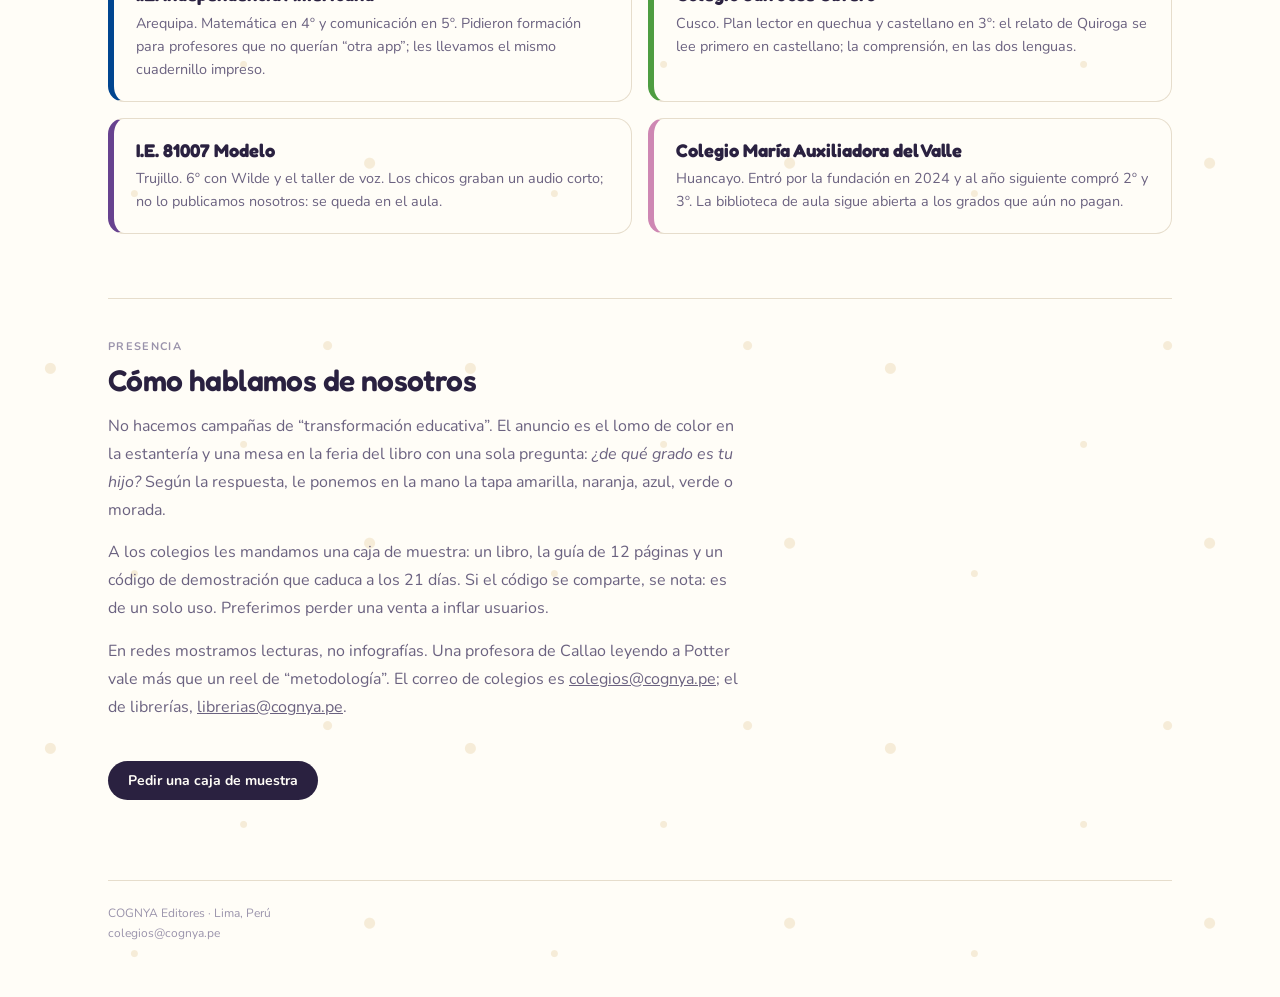
<file: programas.html>
<!DOCTYPE html>
<html lang="es">
  <head>
    <meta charset="utf-8" />
    <meta name="viewport" content="width=device-width, initial-scale=1" />
    <title>Programas educativos · COGNYA Editores</title>
    <meta name="description" content="Fundación COGNYA, escuelas aliadas y cómo presentamos el plan lector al aula." />
    <link rel="preconnect" href="https://fonts.googleapis.com" />
    <link rel="preconnect" href="https://fonts.gstatic.com" crossorigin />
    <link href="https://fonts.googleapis.com/css2?family=Fredoka:wght@400;500;600;700&family=Nunito:wght@400;600;700&display=swap" rel="stylesheet" />
    <link rel="stylesheet" href="./styles.css?v=header" />
  </head>
  <body>
    <main class="estrellas">
      <div class="wrap">
        <header class="top">
          <a class="marca" href="./">
            <img src="./marca/cognya.png" alt="COGNYA Editores" width="1755" height="655" />
          </a>
          <button class="nav-toggle" type="button" data-nav-toggle aria-expanded="false" aria-controls="menu">Menú</button>
        <nav>
          <ul class="nav-list" id="menu" data-nav>
            <li><a href="./">Inicio</a></li>
            <li><a href="./nosotros.html">Nosotros</a></li>
            <li><a href="./programas.html" aria-current="page">Programas</a></li>
            <li><a href="./lineas.html">Líneas</a></li>
            <li><a href="./comunidad.html">Comunidad</a></li>
            <li><a href="./tienda.html">Tienda</a></li>
            <li><a href="./contacto.html">Contacto</a></li>
          </ul>
        </nav>
        </header>

        <section class="hero">
          <span class="cinta">Aula</span>
          <h1>Programas educativos</h1>
          <p class="lead">
            La fundación abre bibliotecas. Las escuelas eligen el grado. El
            marketing, si se puede llamar así, es el color de la tapa y una
            profesora leyendo en voz alta.
          </p>
        </section>

        <nav class="subnav" aria-label="Dentro de Programas">
          <a href="#fundacion">La fundación</a>
          <a href="#escuelas">Escuelas</a>
          <a href="#marketing">Cómo nos presentamos</a>
        </nav>

        <article class="ancla" id="fundacion">
          <p class="eyebrow">Fundación COGNYA</p>
          <h2>Un libro nuevo, no un resto</h2>
          <div class="prosa">
            <p>
              La Fundación COGNYA se constituyó en 2022 como el brazo que no
              factura. Recibe el 8% de cada lote escolar y lo convierte en
              ejemplares para aulas públicas. El directorio es el mismo de la
              editorial; las cuentas, no: hay un informe anual que mandamos a
              los colegios que compran.
            </p>
            <p>
              El programa estrella se llama <strong>Biblioteca de aula en 30 días</strong>:
              25 ejemplares de un mismo grado, una guía docente, dos visitas
              (una de entrega, una de lectura). No dejamos cajas en portería.
            </p>
            <p>
              En verano corremos <strong>Enero de relatos</strong>: voluntarios —casi
              siempre docentes de las escuelas aliadas— leen en parques y
              bibliotecas municipales. El único merchandising es un marcapáginas
              con la serie de color.
            </p>
          </div>
        </article>

        <article class="ancla seccion" id="escuelas">
          <p class="eyebrow">Red</p>
          <h2>Escuelas con las que trabajamos</h2>
          <p class="lead-corto">Colegios que ya tienen al menos un grado con Te cuento un cuento o con matemática COGNYA.</p>
          <figure class="figura">
            <img
              src="./imagenes/aula.jpg"
              alt="Aula de primaria: los estudiantes escuchan al profesor frente a la pizarra."
              width="480"
              height="320"
            />
          </figure>
          <ul class="escuelas">
            <li class="escuela" style="border-left-color: var(--amarilla)">
              <h3>I.E. 4018 República de Panamá</h3>
              <p>Callao. 3º y 4º con plan lector. La hora de lectura es los martes, después de recreo, sin pantalla hasta que el código está canjeado en casa.</p>
            </li>
            <li class="escuela" style="border-left-color: var(--naranja)">
              <h3>Colegio Santa Catalina del Sur</h3>
              <p>Santiago de Surco, Lima. Lote completo de 2º a 6º. Usan la biblioteca digital los jueves para comprensión, nunca para reemplazar el libro abierto.</p>
            </li>
            <li class="escuela" style="border-left-color: var(--azul)">
              <h3>I.E. Independencia Americana</h3>
              <p>Arequipa. Matemática en 4º y comunicación en 5º. Pidieron formación para profesores que no querían “otra app”; les llevamos el mismo cuadernillo impreso.</p>
            </li>
            <li class="escuela" style="border-left-color: var(--verde)">
              <h3>Colegio San José Obrero</h3>
              <p>Cusco. Plan lector en quechua y castellano en 3º: el relato de Quiroga se lee primero en castellano; la comprensión, en las dos lenguas.</p>
            </li>
            <li class="escuela" style="border-left-color: var(--morada)">
              <h3>I.E. 81007 Modelo</h3>
              <p>Trujillo. 6º con Wilde y el taller de voz. Los chicos graban un audio corto; no lo publicamos nosotros: se queda en el aula.</p>
            </li>
            <li class="escuela" style="border-left-color: var(--rosa)">
              <h3>Colegio María Auxiliadora del Valle</h3>
              <p>Huancayo. Entró por la fundación en 2024 y al año siguiente compró 2º y 3º. La biblioteca de aula sigue abierta a los grados que aún no pagan.</p>
            </li>
          </ul>
        </article>

        <article class="ancla seccion" id="marketing">
          <p class="eyebrow">Presencia</p>
          <h2>Cómo hablamos de nosotros</h2>
          <div class="prosa">
            <p>
              No hacemos campañas de “transformación educativa”. El anuncio es
              el lomo de color en la estantería y una mesa en la feria del
              libro con una sola pregunta: <em>¿de qué grado es tu hijo?</em>
              Según la respuesta, le ponemos en la mano la tapa amarilla,
              naranja, azul, verde o morada.
            </p>
            <p>
              A los colegios les mandamos una caja de muestra: un libro, la
              guía de 12 páginas y un código de demostración que caduca a los
              21 días. Si el código se comparte, se nota: es de un solo uso.
              Preferimos perder una venta a inflar usuarios.
            </p>
            <p>
              En redes mostramos lecturas, no infografías. Una profesora de
              Callao leyendo a Potter vale más que un reel de “metodología”.
              El correo de colegios es <a href="mailto:colegios@cognya.pe">colegios@cognya.pe</a>;
              el de librerías, <a href="mailto:librerias@cognya.pe">librerias@cognya.pe</a>.
            </p>
          </div>
          <p><a class="boton tinta" href="mailto:colegios@cognya.pe?subject=Programa%20escolar%20COGNYA">Pedir una caja de muestra</a></p>
        </article>

        <footer>
          <p>COGNYA Editores · Lima, Perú</p>
          <p>colegios@cognya.pe</p>
        </footer>
      </div>
    </main>
    <script src="./site.js"></script>
  </body>
</html>
</file>
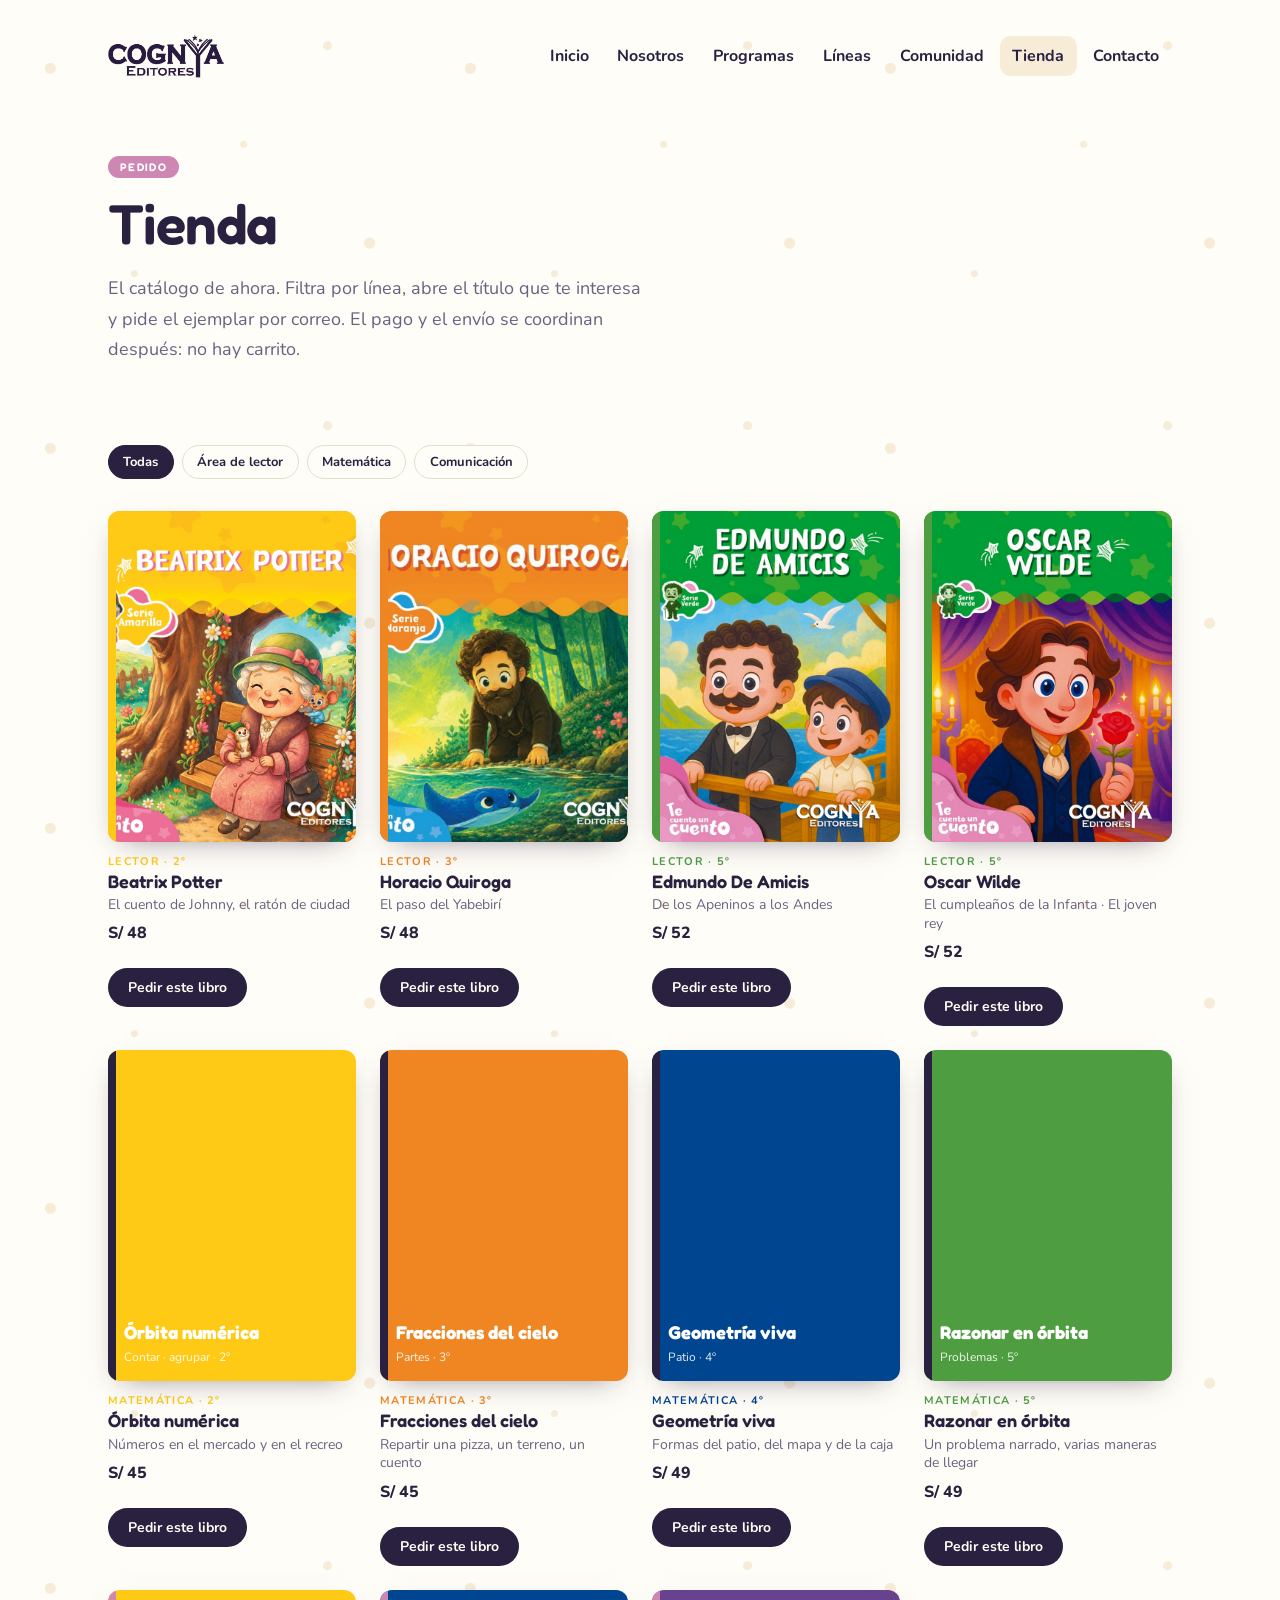
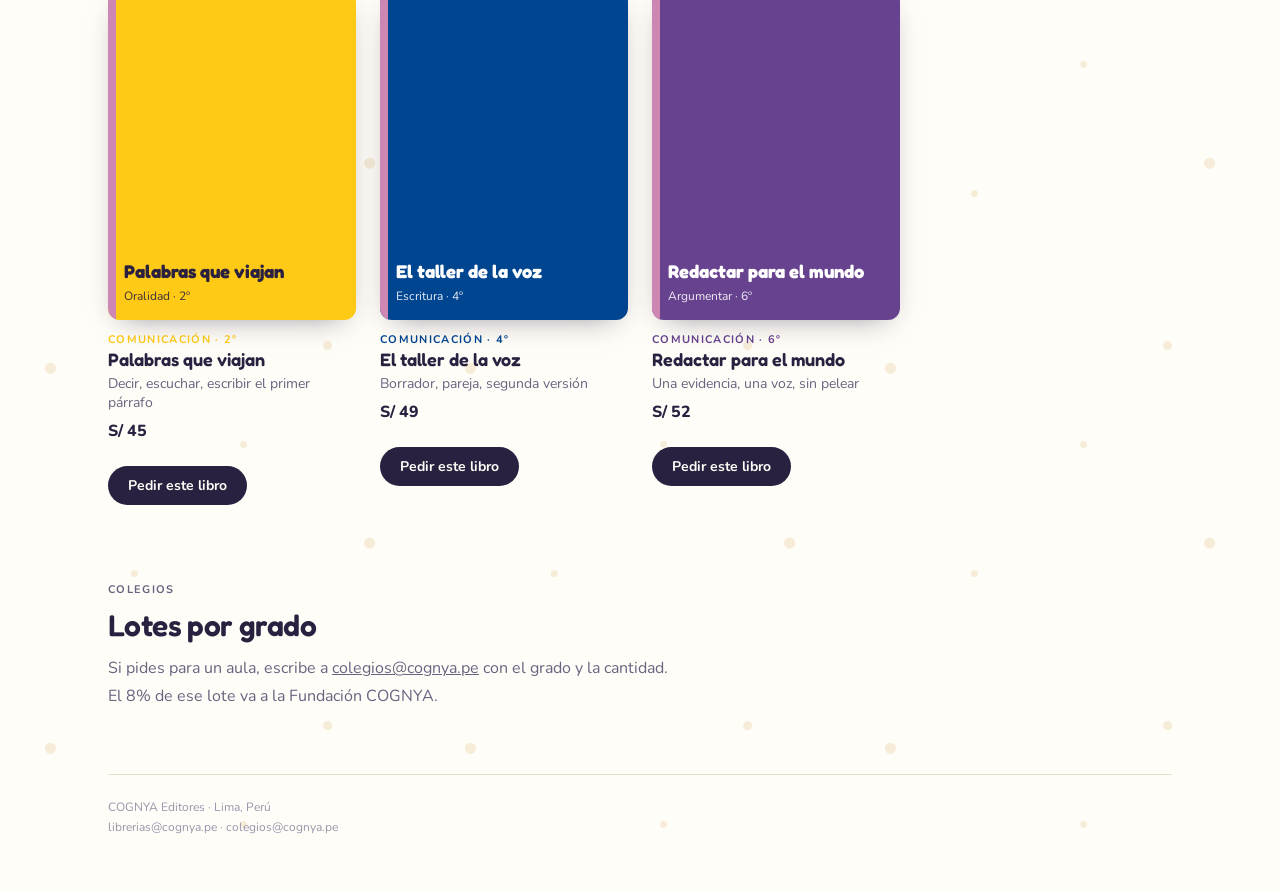
<file: tienda.html>
<!DOCTYPE html>
<html lang="es">
  <head>
    <meta charset="utf-8" />
    <meta name="viewport" content="width=device-width, initial-scale=1" />
    <title>Tienda · COGNYA Editores</title>
    <meta name="description" content="Catálogo de libros COGNYA: plan lector, matemática y comunicación." />
    <link rel="preconnect" href="https://fonts.googleapis.com" />
    <link rel="preconnect" href="https://fonts.gstatic.com" crossorigin />
    <link href="https://fonts.googleapis.com/css2?family=Fredoka:wght@400;500;600;700&family=Nunito:wght@400;600;700&display=swap" rel="stylesheet" />
    <link rel="stylesheet" href="./styles.css?v=header" />
  </head>
  <body>
    <main class="estrellas">
      <div class="wrap">
        <header class="top">
          <a class="marca" href="./">
            <img src="./marca/cognya.png" alt="COGNYA Editores" width="1755" height="655" />
          </a>
          <button class="nav-toggle" type="button" data-nav-toggle aria-expanded="false" aria-controls="menu">Menú</button>
        <nav>
          <ul class="nav-list" id="menu" data-nav>
            <li><a href="./">Inicio</a></li>
            <li><a href="./nosotros.html">Nosotros</a></li>
            <li><a href="./programas.html">Programas</a></li>
            <li><a href="./lineas.html">Líneas</a></li>
            <li><a href="./comunidad.html">Comunidad</a></li>
            <li><a href="./tienda.html" aria-current="page">Tienda</a></li>
            <li><a href="./contacto.html">Contacto</a></li>
          </ul>
        </nav>
        </header>

        <section class="hero">
          <span class="cinta">Pedido</span>
          <h1>Tienda</h1>
          <p class="lead">
            El catálogo de ahora. Filtra por línea, abre el título que te
            interesa y pide el ejemplar por correo. El pago y el envío se
            coordinan después: no hay carrito.
          </p>
        </section>

        <div class="filtros" role="group" aria-label="Filtrar catálogo">
          <button type="button" class="filtro" data-filtro="todas" aria-pressed="true">Todas</button>
          <button type="button" class="filtro" data-filtro="lector" aria-pressed="false">Área de lector</button>
          <button type="button" class="filtro" data-filtro="matematica" aria-pressed="false">Matemática</button>
          <button type="button" class="filtro" data-filtro="comunicacion" aria-pressed="false">Comunicación</button>
        </div>

        <p class="vacio" data-vacio>No hay títulos en esa línea.</p>

        <ul class="libros">
          <li class="libro-card" data-linea="lector" id="potter">
            <div class="portada" style="background: var(--amarilla)">
              <img src="./portadas/potter.jpg" alt="Portada de Beatrix Potter" />
              <span class="lomo" style="background: var(--amarilla)"></span>
            </div>
            <p class="meta" style="color: var(--amarilla)">Lector · 2º</p>
            <p class="titulo">Beatrix Potter</p>
            <p class="relato">El cuento de Johnny, el ratón de ciudad</p>
            <p class="precio">S/ 48</p>
            <a class="boton tinta" href="mailto:librerias@cognya.pe?subject=Pedido%20Beatrix%20Potter">Pedir este libro</a>
          </li>
          <li class="libro-card" data-linea="lector" id="quiroga">
            <div class="portada" style="background: var(--naranja)">
              <img src="./portadas/quiroga.jpg" alt="Portada de Horacio Quiroga" />
              <span class="lomo" style="background: var(--naranja)"></span>
            </div>
            <p class="meta" style="color: var(--naranja)">Lector · 3º</p>
            <p class="titulo">Horacio Quiroga</p>
            <p class="relato">El paso del Yabebirí</p>
            <p class="precio">S/ 48</p>
            <a class="boton tinta" href="mailto:librerias@cognya.pe?subject=Pedido%20Horacio%20Quiroga">Pedir este libro</a>
          </li>
          <li class="libro-card" data-linea="lector" id="de-amicis">
            <div class="portada" style="background: var(--verde)">
              <img src="./portadas/de-amicis.jpg" alt="Portada de Edmundo De Amicis" />
              <span class="lomo" style="background: var(--verde)"></span>
            </div>
            <p class="meta" style="color: var(--verde)">Lector · 5º</p>
            <p class="titulo">Edmundo De Amicis</p>
            <p class="relato">De los Apeninos a los Andes</p>
            <p class="precio">S/ 52</p>
            <a class="boton tinta" href="mailto:librerias@cognya.pe?subject=Pedido%20De%20Amicis">Pedir este libro</a>
          </li>
          <li class="libro-card" data-linea="lector" id="wilde">
            <div class="portada" style="background: var(--verde)">
              <img src="./portadas/wilde.jpg" alt="Portada de Oscar Wilde" />
              <span class="lomo" style="background: var(--verde)"></span>
            </div>
            <p class="meta" style="color: var(--verde)">Lector · 5º</p>
            <p class="titulo">Oscar Wilde</p>
            <p class="relato">El cumpleaños de la Infanta · El joven rey</p>
            <p class="precio">S/ 52</p>
            <a class="boton tinta" href="mailto:librerias@cognya.pe?subject=Pedido%20Oscar%20Wilde">Pedir este libro</a>
          </li>
          <li class="libro-card" data-linea="matematica" id="orbita">
            <div class="portada" style="background: var(--amarilla)">
              <div class="portada-dibujo">
                <strong>Órbita numérica</strong>
                <span>Contar · agrupar · 2º</span>
              </div>
              <span class="lomo" style="background: var(--ink)"></span>
            </div>
            <p class="meta" style="color: var(--amarilla)">Matemática · 2º</p>
            <p class="titulo">Órbita numérica</p>
            <p class="relato">Números en el mercado y en el recreo</p>
            <p class="precio">S/ 45</p>
            <a class="boton tinta" href="mailto:librerias@cognya.pe?subject=Pedido%20Orbita%20numerica">Pedir este libro</a>
          </li>
          <li class="libro-card" data-linea="matematica" id="fracciones">
            <div class="portada" style="background: var(--naranja)">
              <div class="portada-dibujo">
                <strong>Fracciones del cielo</strong>
                <span>Partes · 3º</span>
              </div>
              <span class="lomo" style="background: var(--ink)"></span>
            </div>
            <p class="meta" style="color: var(--naranja)">Matemática · 3º</p>
            <p class="titulo">Fracciones del cielo</p>
            <p class="relato">Repartir una pizza, un terreno, un cuento</p>
            <p class="precio">S/ 45</p>
            <a class="boton tinta" href="mailto:librerias@cognya.pe?subject=Pedido%20Fracciones%20del%20cielo">Pedir este libro</a>
          </li>
          <li class="libro-card" data-linea="matematica" id="geometria">
            <div class="portada" style="background: var(--azul)">
              <div class="portada-dibujo">
                <strong>Geometría viva</strong>
                <span>Patio · 4º</span>
              </div>
              <span class="lomo" style="background: var(--ink)"></span>
            </div>
            <p class="meta" style="color: var(--azul)">Matemática · 4º</p>
            <p class="titulo">Geometría viva</p>
            <p class="relato">Formas del patio, del mapa y de la caja</p>
            <p class="precio">S/ 49</p>
            <a class="boton tinta" href="mailto:librerias@cognya.pe?subject=Pedido%20Geometria%20viva">Pedir este libro</a>
          </li>
          <li class="libro-card" data-linea="matematica" id="razonamiento">
            <div class="portada" style="background: var(--verde)">
              <div class="portada-dibujo">
                <strong>Razonar en órbita</strong>
                <span>Problemas · 5º</span>
              </div>
              <span class="lomo" style="background: var(--ink)"></span>
            </div>
            <p class="meta" style="color: var(--verde)">Matemática · 5º</p>
            <p class="titulo">Razonar en órbita</p>
            <p class="relato">Un problema narrado, varias maneras de llegar</p>
            <p class="precio">S/ 49</p>
            <a class="boton tinta" href="mailto:librerias@cognya.pe?subject=Pedido%20Razonar%20en%20orbita">Pedir este libro</a>
          </li>
          <li class="libro-card" data-linea="comunicacion" id="palabras">
            <div class="portada" style="background: var(--amarilla)">
              <div class="portada-dibujo" style="color: var(--ink)">
                <strong>Palabras que viajan</strong>
                <span>Oralidad · 2º</span>
              </div>
              <span class="lomo" style="background: var(--rosa)"></span>
            </div>
            <p class="meta" style="color: var(--amarilla)">Comunicación · 2º</p>
            <p class="titulo">Palabras que viajan</p>
            <p class="relato">Decir, escuchar, escribir el primer párrafo</p>
            <p class="precio">S/ 45</p>
            <a class="boton tinta" href="mailto:librerias@cognya.pe?subject=Pedido%20Palabras%20que%20viajan">Pedir este libro</a>
          </li>
          <li class="libro-card" data-linea="comunicacion" id="taller">
            <div class="portada" style="background: var(--azul)">
              <div class="portada-dibujo">
                <strong>El taller de la voz</strong>
                <span>Escritura · 4º</span>
              </div>
              <span class="lomo" style="background: var(--rosa)"></span>
            </div>
            <p class="meta" style="color: var(--azul)">Comunicación · 4º</p>
            <p class="titulo">El taller de la voz</p>
            <p class="relato">Borrador, pareja, segunda versión</p>
            <p class="precio">S/ 49</p>
            <a class="boton tinta" href="mailto:librerias@cognya.pe?subject=Pedido%20El%20taller%20de%20la%20voz">Pedir este libro</a>
          </li>
          <li class="libro-card" data-linea="comunicacion" id="mundo">
            <div class="portada" style="background: var(--morada)">
              <div class="portada-dibujo">
                <strong>Redactar para el mundo</strong>
                <span>Argumentar · 6º</span>
              </div>
              <span class="lomo" style="background: var(--rosa)"></span>
            </div>
            <p class="meta" style="color: var(--morada)">Comunicación · 6º</p>
            <p class="titulo">Redactar para el mundo</p>
            <p class="relato">Una evidencia, una voz, sin pelear</p>
            <p class="precio">S/ 52</p>
            <a class="boton tinta" href="mailto:librerias@cognya.pe?subject=Pedido%20Redactar%20para%20el%20mundo">Pedir este libro</a>
          </li>
        </ul>

        <section class="bloque">
          <p class="eyebrow">Colegios</p>
          <h2>Lotes por grado</h2>
          <p>
            Si pides para un aula, escribe a
            <a href="mailto:colegios@cognya.pe">colegios@cognya.pe</a>
            con el grado y la cantidad. El 8% de ese lote va a la Fundación COGNYA.
          </p>
        </section>

        <footer>
          <p>COGNYA Editores · Lima, Perú</p>
          <p>librerias@cognya.pe · colegios@cognya.pe</p>
        </footer>
      </div>
    </main>
    <script src="./site.js"></script>
  </body>
</html>
</file>
<file: styles.css>
:root {
  --paper: #fffdf7;
  --paper-3: #f6ecd8;
  --ink: #2a2140;
  --ink-soft: #6b6280;
  --ink-faint: #9a93ab;
  --rule: #e6ddcc;
  --rosa: #ce87b3;
  --amarilla: #feca16;
  --naranja: #f08622;
  --azul: #004590;
  --verde: #4e9d41;
  --morada: #67428f;
  --display: "Fredoka", ui-rounded, "Trebuchet MS", sans-serif;
  --body: "Nunito", ui-sans-serif, system-ui, sans-serif;
}

* {
  box-sizing: border-box;
}

html {
  -webkit-text-size-adjust: 100%;
  scroll-behavior: smooth;
}

body {
  margin: 0;
  background: var(--paper);
  color: var(--ink);
  font-family: var(--body);
  -webkit-font-smoothing: antialiased;
}

:focus-visible {
  outline: 2px solid var(--rosa);
  outline-offset: 3px;
}

a {
  color: inherit;
}

.estrellas {
  min-height: 100dvh;
  background-color: var(--paper);
  background-image:
    radial-gradient(circle at 12% 18%, var(--paper-3) 0 5px, transparent 6px),
    radial-gradient(circle at 78% 12%, var(--paper-3) 0 4px, transparent 5px),
    radial-gradient(circle at 32% 72%, var(--paper-3) 0 3px, transparent 4px),
    radial-gradient(circle at 88% 64%, var(--paper-3) 0 5px, transparent 6px),
    radial-gradient(circle at 58% 38%, var(--paper-3) 0 3px, transparent 4px);
  background-size: 420px 380px;
}

.wrap {
  max-width: 72rem;
  margin: 0 auto;
  padding: 1.75rem 1.5rem 2rem;
  display: flex;
  flex-direction: column;
  min-height: 100dvh;
}

@media (min-width: 768px) {
  .wrap {
    padding: 2.15rem 2.75rem 2.5rem;
  }
}

.top {
  display: flex;
  flex-wrap: wrap;
  align-items: center;
  justify-content: space-between;
  gap: 0.85rem 1.5rem;
  padding-bottom: 0.35rem;
}

.top nav {
  flex: 1 1 100%;
}

.marca img {
  height: 2.7rem;
  width: auto;
  display: block;
}

.nav-toggle {
  display: inline-flex;
  align-items: center;
  justify-content: center;
  border: 1px solid var(--rule);
  background: var(--paper);
  color: var(--ink);
  border-radius: 999px;
  padding: 0.55rem 1.05rem;
  font-family: var(--body);
  font-size: 0.9375rem;
  font-weight: 700;
  cursor: pointer;
}

.nav-list {
  display: none;
  list-style: none;
  margin: 0.85rem 0 0;
  padding: 0.75rem;
  border: 1px solid var(--rule);
  border-radius: 1rem;
  background: var(--paper);
  gap: 0.15rem;
}

.nav-list.is-open {
  display: grid;
}

.nav-list a {
  display: block;
  text-decoration: none;
  padding: 0.55rem 0.7rem;
  border-radius: 0.65rem;
  font-size: 0.9375rem;
  font-weight: 700;
}

.nav-list a:hover,
.nav-list a[aria-current="page"] {
  background: var(--paper-3);
}

@media (min-width: 960px) {
  .nav-toggle {
    display: none;
  }

  .top nav {
    flex: 0 1 auto;
    margin-left: auto;
  }

  .nav-list {
    display: flex;
    margin: 0;
    padding: 0;
    border: 0;
    background: transparent;
    gap: 0.2rem;
  }

  .nav-list a {
    font-size: 1rem;
    padding: 0.55rem 0.8rem;
  }
}

.cinta {
  display: inline-block;
  border-radius: 999px;
  background: var(--rosa);
  color: #fff;
  padding: 0.25rem 0.75rem;
  font-family: var(--display);
  font-size: 0.6875rem;
  font-weight: 600;
  letter-spacing: 0.12em;
  text-transform: uppercase;
}

h1 {
  margin: 1rem 0 0;
  max-width: 38rem;
  font-family: var(--display);
  font-size: clamp(2.25rem, 5.5vw, 3.5rem);
  font-weight: 600;
  line-height: 1.05;
  letter-spacing: -0.02em;
}

.lead {
  margin: 1.25rem 0 0;
  max-width: 34rem;
  font-size: 1.125rem;
  line-height: 1.7;
  color: var(--ink-soft);
}

.hero {
  padding: 3rem 0 2.5rem;
}

@media (min-width: 768px) {
  .hero {
    padding: 4.5rem 0 3.5rem;
  }
}

.series {
  display: flex;
  gap: 0.375rem;
}

.series > div {
  flex: 1;
  min-width: 0;
}

.banda {
  height: 3.5rem;
  border-radius: 0.375rem;
}

@media (min-width: 768px) {
  .banda {
    height: 5rem;
  }
}

.label {
  margin: 0.5rem 0 0;
  font-size: 0.6875rem;
  font-weight: 700;
  letter-spacing: 0.1em;
  text-transform: uppercase;
  color: var(--ink-faint);
}

.eyebrow {
  margin: 0;
  font-size: 0.6875rem;
  font-weight: 700;
  letter-spacing: 0.12em;
  text-transform: uppercase;
  color: var(--ink-faint);
}

.pasos {
  display: grid;
  gap: 2rem;
  border-top: 1px solid var(--rule);
  margin-top: 3rem;
  padding-top: 3rem;
}

@media (min-width: 768px) {
  .pasos {
    grid-template-columns: repeat(3, 1fr);
    gap: 2.5rem;
  }
}

.paso {
  border-left: 4px solid;
  padding-left: 1rem;
}

.paso h2,
.bloque h2,
.caminos h2,
.seccion h2,
article h2 {
  margin: 0;
  font-family: var(--display);
  font-weight: 600;
  letter-spacing: -0.02em;
}

.paso h2 {
  font-size: 1.25rem;
}

.paso p {
  margin: 0.5rem 0 0;
  line-height: 1.7;
  color: var(--ink-soft);
}

.bloque,
.caminos,
.seccion {
  margin-top: 4rem;
}

.bloque h2,
.caminos h2,
.seccion h2,
article h2 {
  margin-top: 0.5rem;
  font-size: 1.875rem;
}

.bloque > p,
.seccion > .lead-corto {
  margin: 0.75rem 0 0;
  max-width: 36rem;
  line-height: 1.7;
  color: var(--ink-soft);
}

.libros {
  list-style: none;
  margin: 2rem 0 0;
  padding: 0;
  display: grid;
  grid-template-columns: 1fr 1fr;
  gap: 1.25rem;
}

@media (min-width: 768px) {
  .libros {
    grid-template-columns: repeat(4, 1fr);
    gap: 1.5rem;
  }
}

.portada {
  position: relative;
  aspect-ratio: 3 / 4;
  overflow: hidden;
  border-radius: 0.75rem;
  box-shadow: 0 10px 28px -14px rgba(42, 33, 64, 0.55);
}

.portada img {
  width: 100%;
  height: 100%;
  object-fit: cover;
  display: block;
}

.portada-dibujo {
  display: flex;
  flex-direction: column;
  justify-content: flex-end;
  padding: 1rem;
  color: #fff;
  min-height: 100%;
}

.portada-dibujo strong {
  font-family: var(--display);
  font-size: 1.15rem;
  line-height: 1.15;
}

.portada-dibujo span {
  margin-top: 0.35rem;
  font-size: 0.75rem;
  opacity: 0.9;
}

.lomo {
  position: absolute;
  inset: 0 auto 0 0;
  width: 0.5rem;
}

.meta {
  margin: 0.75rem 0 0;
  font-size: 0.6875rem;
  font-weight: 700;
  letter-spacing: 0.12em;
  text-transform: uppercase;
}

.titulo {
  margin: 0.125rem 0 0;
  font-family: var(--display);
  font-size: 1.125rem;
  font-weight: 600;
  line-height: 1.2;
}

.relato {
  margin: 0.25rem 0 0;
  font-size: 0.875rem;
  line-height: 1.35;
  color: var(--ink-soft);
}

.tarjetas {
  list-style: none;
  margin: 2rem 0 0;
  padding: 0;
  display: grid;
  gap: 1rem;
}

@media (min-width: 768px) {
  .tarjetas {
    grid-template-columns: repeat(3, 1fr);
  }

  .tarjetas.cinco {
    grid-template-columns: repeat(6, 1fr);
  }

  .tarjetas.cinco > li {
    grid-column: span 2;
  }

  .tarjetas.cinco > li:nth-child(4),
  .tarjetas.cinco > li:nth-child(5) {
    grid-column: span 3;
  }
}

.tarjetas.dos {
  grid-template-columns: 1fr;
}

@media (min-width: 768px) {
  .tarjetas.dos {
    grid-template-columns: 1fr 1fr;
  }
}

.tarjeta {
  display: flex;
  flex-direction: column;
  border-radius: 1rem;
  padding: 1.75rem 1.5rem;
  border: 1px solid var(--rule);
  background: var(--paper);
  text-decoration: none;
}

.tarjeta.principal {
  background: var(--ink);
  color: var(--paper);
  border-color: transparent;
}

.tarjeta h3 {
  margin: 0;
  font-family: var(--display);
  font-size: 1.25rem;
  font-weight: 600;
}

.tarjeta p {
  margin: 0.5rem 0 0;
  font-size: 0.875rem;
  line-height: 1.6;
  flex: 1;
}

.tarjeta.principal p {
  color: rgba(255, 253, 247, 0.75);
}

.tarjeta:not(.principal) p {
  color: var(--ink-soft);
}

.boton {
  display: inline-block;
  align-self: flex-start;
  margin-top: 1.5rem;
  border-radius: 999px;
  background: var(--paper);
  color: var(--ink);
  padding: 0.625rem 1.25rem;
  font-size: 0.875rem;
  font-weight: 700;
  text-decoration: none;
  border: 0;
  cursor: pointer;
  font-family: var(--body);
}

.boton.tinta {
  background: var(--ink);
  color: var(--paper);
}

.boton:hover {
  opacity: 0.9;
}

.correo {
  display: inline-block;
  margin-top: 1.5rem;
  font-size: 0.875rem;
  font-weight: 700;
  text-underline-offset: 4px;
}

.correo:hover {
  text-decoration: underline;
}

.dato {
  margin: 0.25rem 0 0;
  font-size: 0.6875rem;
  color: var(--ink-faint);
}

footer {
  margin-top: 4rem;
  border-top: 1px solid var(--rule);
  padding: 1.5rem 0 1rem;
  font-size: 0.75rem;
  color: var(--ink-faint);
}

footer p {
  margin: 0;
}

footer p + p {
  margin-top: 0.25rem;
}

footer .nota {
  margin-top: 0.75rem;
}

.subnav {
  display: flex;
  flex-wrap: wrap;
  gap: 0.5rem;
  margin: 0 0 2.5rem;
}

.subnav a {
  text-decoration: none;
  border: 1px solid var(--rule);
  border-radius: 999px;
  padding: 0.4rem 0.85rem;
  font-size: 0.8125rem;
  font-weight: 700;
}

.subnav a:hover {
  background: var(--paper-3);
}

.ancla {
  scroll-margin-top: 1.25rem;
  padding-top: 2.5rem;
  border-top: 1px solid var(--rule);
}

.ancla:first-of-type {
  border-top: 0;
  padding-top: 0;
}

.prosa {
  max-width: 40rem;
  line-height: 1.75;
  color: var(--ink-soft);
}

.prosa p {
  margin: 0.9rem 0 0;
}

.prosa p:first-child {
  margin-top: 0.85rem;
}

.escuelas {
  list-style: none;
  margin: 1.5rem 0 0;
  padding: 0;
  display: grid;
  gap: 1rem;
}

@media (min-width: 768px) {
  .escuelas {
    grid-template-columns: 1fr 1fr;
  }
}

.escuela {
  border: 1px solid var(--rule);
  border-radius: 1rem;
  padding: 1.25rem 1.35rem;
  border-left: 6px solid var(--rosa);
}

.escuela h3 {
  margin: 0;
  font-family: var(--display);
  font-size: 1.15rem;
}

.escuela p {
  margin: 0.4rem 0 0;
  font-size: 0.9rem;
  line-height: 1.6;
  color: var(--ink-soft);
}

.citas {
  list-style: none;
  margin: 1.5rem 0 0;
  padding: 0;
  display: grid;
  gap: 1rem;
}

@media (min-width: 900px) {
  .citas {
    grid-template-columns: repeat(3, 1fr);
  }
}

.cita {
  margin: 0;
  border-radius: 1rem;
  background: var(--paper-3);
  padding: 1.5rem;
}

.cita p {
  margin: 0;
  font-size: 1rem;
  line-height: 1.6;
}

.cita footer {
  margin: 1rem 0 0;
  border: 0;
  padding: 0;
  font-size: 0.8rem;
  color: var(--ink-soft);
}

.rutas {
  display: grid;
  gap: 1rem;
  margin-top: 1.5rem;
}

.ruta {
  display: grid;
  gap: 0.35rem;
  padding: 1.25rem 1.35rem;
  border: 1px solid var(--rule);
  border-radius: 1rem;
}

.ruta strong {
  font-family: var(--display);
  font-size: 1.2rem;
}

.ruta span {
  font-size: 0.8rem;
  font-weight: 700;
  letter-spacing: 0.08em;
  text-transform: uppercase;
  color: var(--ink-faint);
}

.cosmica {
  margin-top: 1.5rem;
  border-radius: 1.25rem;
  background: var(--ink);
  color: var(--paper);
  padding: 1.75rem 1.5rem;
}

.cosmica h3 {
  margin: 0;
  font-family: var(--display);
  font-size: 1.5rem;
}

.cosmica p {
  margin: 0.7rem 0 0;
  max-width: 38rem;
  line-height: 1.7;
  color: rgba(255, 253, 247, 0.78);
}

.filtros {
  display: flex;
  flex-wrap: wrap;
  gap: 0.5rem;
  margin: 1.5rem 0 0;
}

.filtro {
  border: 1px solid var(--rule);
  background: var(--paper);
  border-radius: 999px;
  padding: 0.45rem 0.9rem;
  font-family: var(--body);
  font-size: 0.8125rem;
  font-weight: 700;
  cursor: pointer;
  color: var(--ink);
}

.filtro[aria-pressed="true"] {
  background: var(--ink);
  color: var(--paper);
  border-color: var(--ink);
}

.precio {
  margin: 0.45rem 0 0;
  font-weight: 800;
}

.libro-card {
  display: flex;
  flex-direction: column;
}

.libro-card.is-hidden {
  display: none;
}

.vacio {
  display: none;
  margin: 1.5rem 0 0;
  color: var(--ink-soft);
}

.vacio.is-on {
  display: block;
}

.figura {
  margin: 1.35rem 0 0;
  max-width: 24rem;
}

.figura img {
  width: 100%;
  height: auto;
  aspect-ratio: 3 / 2;
  object-fit: cover;
  border-radius: 0.75rem;
  display: block;
}

@media (prefers-reduced-motion: reduce) {
  html {
    scroll-behavior: auto;
  }
}
</file>
